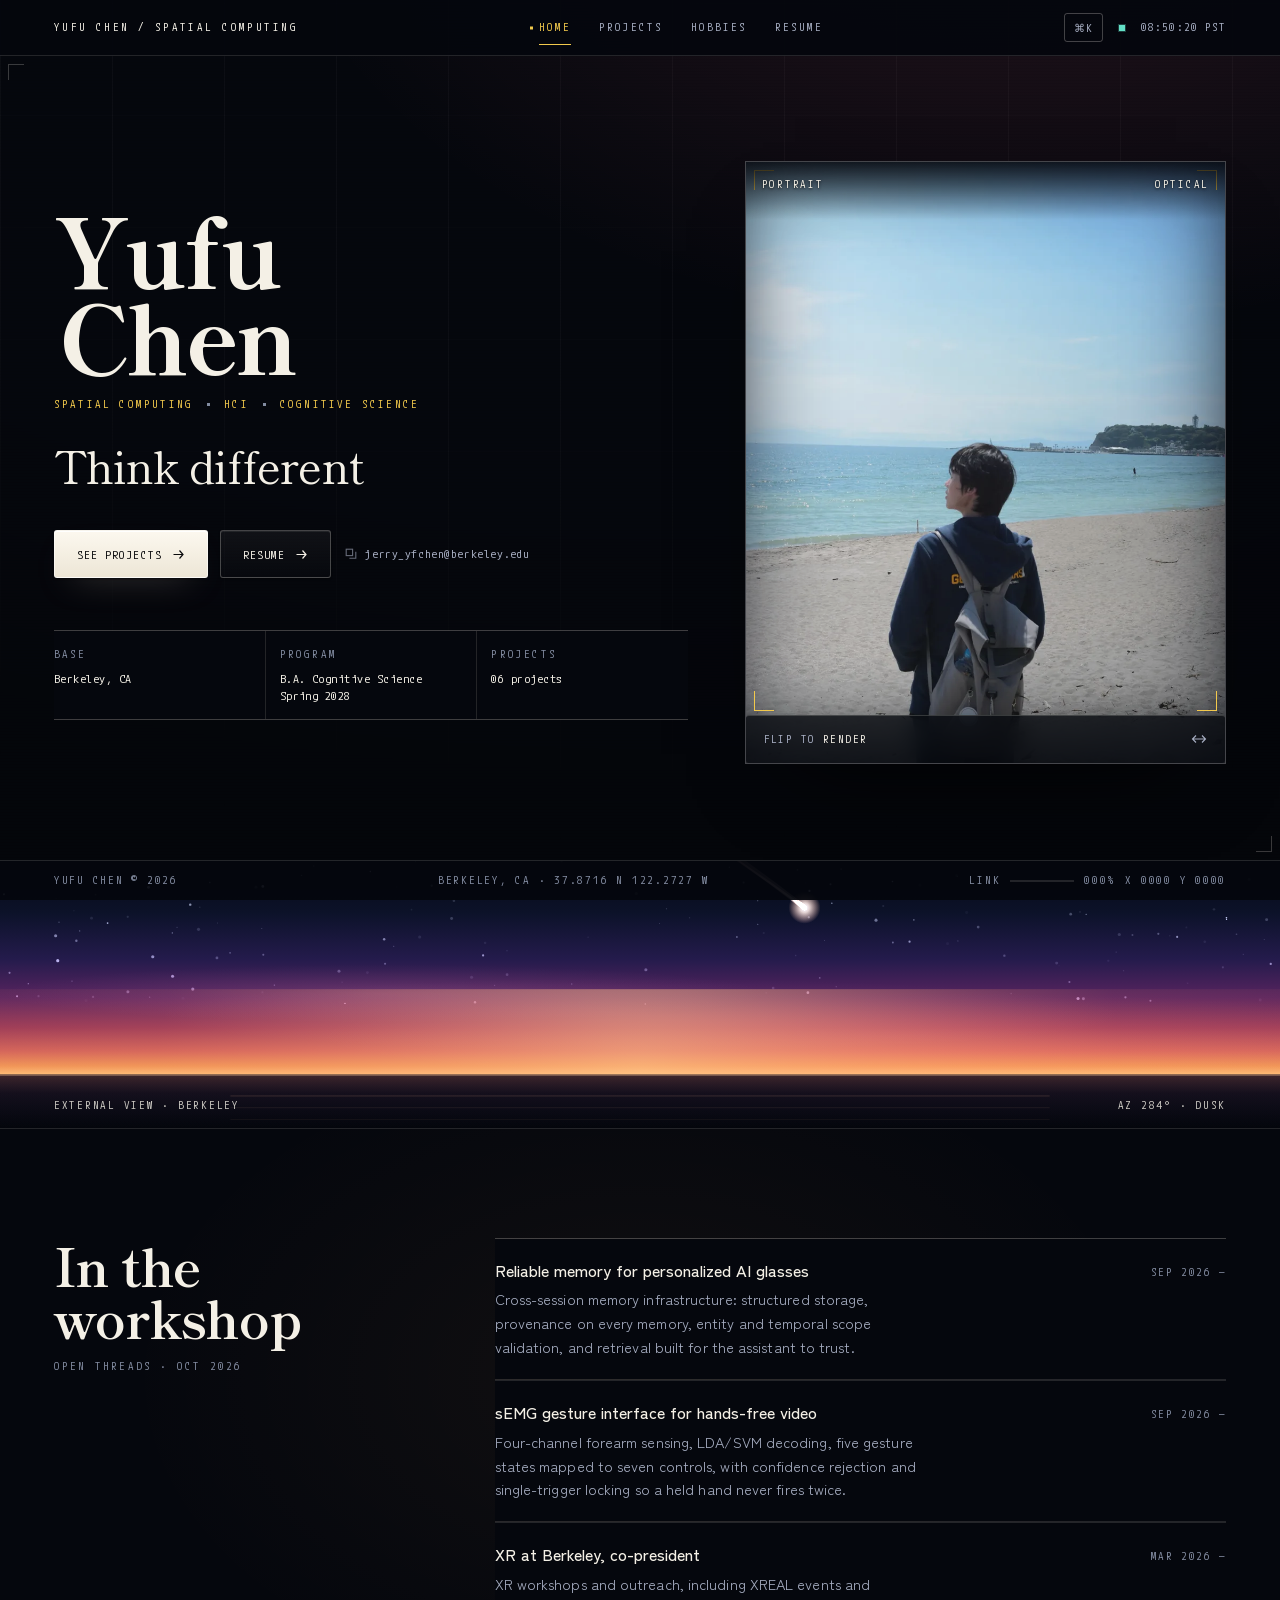
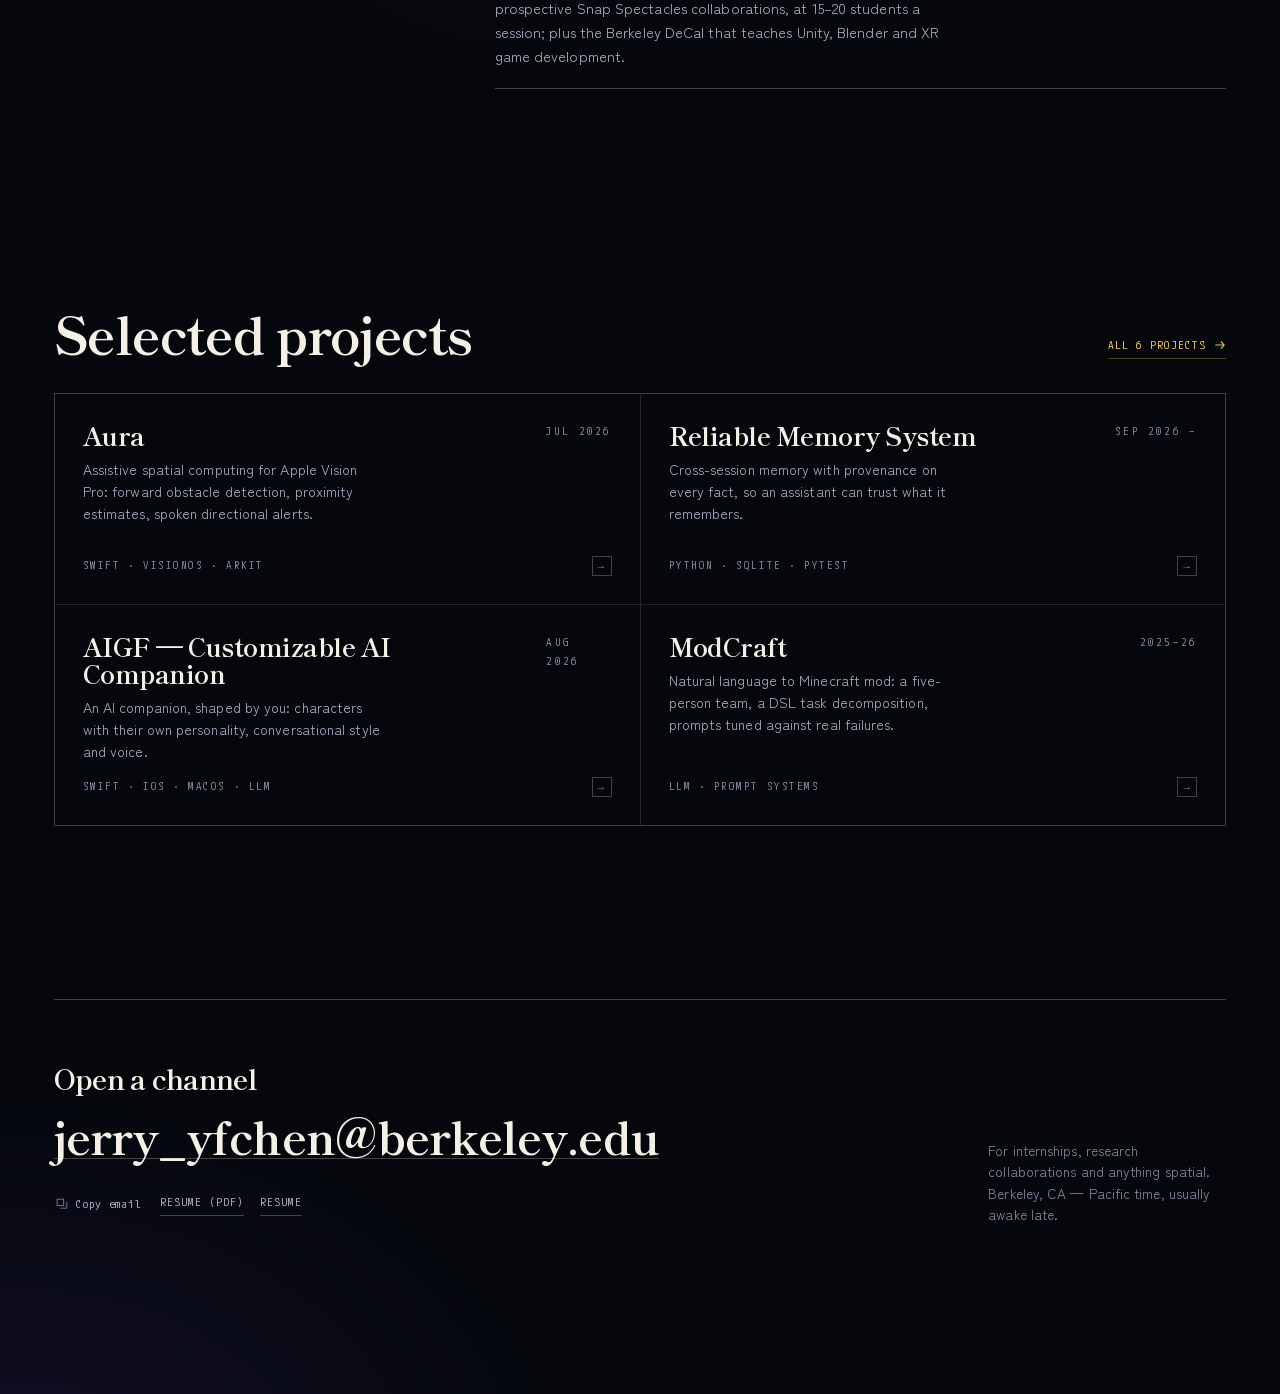
<file: index.html>
<!doctype html>
<html lang="en">
<head>
<meta charset="utf-8">
<meta name="viewport" content="width=device-width, initial-scale=1">
<title>Yufu Chen — Spatial Computing &amp; HCI</title>
<meta name="description" content="Yufu Chen builds and tests human-computer interfaces for headsets, wearables and cameras. Cognitive science at UC Berkeley; five systems in the workshop.">
<meta name="theme-color" content="#05070D">
<meta property="og:type" content="website">
<meta property="og:title" content="Yufu Chen — Spatial Computing & HCI">
<meta property="og:description" content="Yufu Chen builds and tests human-computer interfaces for headsets, wearables and cameras. Cognitive science at UC Berkeley; five systems in the workshop.">
<meta name="twitter:card" content="summary_large_image">
<meta name="author" content="Yufu Chen">
<link rel="icon" href="assets/img/brand/logo-32.png" sizes="32x32">
<link rel="icon" href="assets/img/brand/logo-180.png" sizes="180x180">
<link rel="apple-touch-icon" href="assets/img/brand/logo-180.png">
<meta property="og:image" content="https://yufuchen0718.github.io/assets/img/brand/logo-512.png">
<meta property="og:url" content="https://yufuchen0718.github.io/">
<link rel="stylesheet" href="assets/css/site.css">
<script>document.documentElement.classList.add('js');</script>
</head>
<body>
<a class="skip" href="#main">Skip to content</a>

<div class="boot" data-boot aria-hidden="true">
  <div class="boot__inner">
    <p class="boot__name">Yufu Chen</p>
    <div class="boot__line"><span>OASIS-LINK / HANDSHAKE</span><b>OK</b></div>
    <div class="boot__line"><span>Pilot record 001</span><b>Loaded</b></div>
    <div class="boot__line"><span>Projects 01–05</span><b>Loaded</b></div>
    <div class="boot__line"><span>External view</span><b>Dusk</b></div>
    <div class="boot__bar"><i></i></div>
  </div>
</div>

<div class="brackets" aria-hidden="true"></div>
<div class="progress-rule" data-progress aria-hidden="true"><i></i></div>

<header class="hud-top">
  <a class="hud-top__id" href="index.html" aria-label="Yufu Chen — home">
    
    <span class="hud-top__name">Yufu Chen<span class="hide-s">&nbsp;/&nbsp;Spatial Computing</span></span>
  </a>
  <nav class="nav" aria-label="Sections">
    <a href="index.html" aria-current="page">Home</a>
    <a href="projects.html">Projects</a>
    <a href="hobbies.html">Hobbies</a>
    <a href="resume.html">Resume</a>
  </nav>
  <div class="hud-top__right">
    <button class="keybtn" data-palette-open aria-label="Open command palette">⌘K</button>
    <span class="led" aria-hidden="true"></span>
    <span class="clock" data-clock>--:--:-- PST</span>
  </div>
</header>

<main id="main">
  <section class="hero wrap" aria-labelledby="hero-name">
    <div class="hero__copy">
      <h1 class="hero__name" id="hero-name"><span>Yufu</span><span>Chen</span></h1>
      <p class="hero__role"><span>Spatial computing</span><i aria-hidden="true"></i><span>HCI</span><i aria-hidden="true"></i><span>Cognitive science</span></p>
      <p class="hero__statement">Think different</p>
      <div class="hero__actions">
        <a class="btn btn--primary" href="projects.html">See projects
          <svg width="13" height="13" viewBox="0 0 13 13" fill="none" aria-hidden="true"><path d="M1.5 6.5h9.5M7.5 2.5 11 6.5l-3.5 4" stroke="currentColor" stroke-width="1.2"/></svg>
        </a>
        <a class="btn" href="resume.html">Resume
          <svg width="13" height="13" viewBox="0 0 13 13" fill="none" aria-hidden="true"><path d="M1.5 6.5h9.5M7.5 2.5 11 6.5l-3.5 4" stroke="currentColor" stroke-width="1.2"/></svg>
        </a>
        <button class="copybtn" data-copy="jerry_yfchen@berkeley.edu"><svg width="12" height="12" viewBox="0 0 12 12" fill="none" aria-hidden="true"><rect x="1.2" y="1.2" width="6.4" height="6.4" stroke="currentColor" stroke-width="1.1"/><path d="M4.4 10.2h6.4V3.8" stroke="currentColor" stroke-width="1.1"/></svg><span data-copy-label>jerry_yfchen@berkeley.edu</span></button>
      </div>

      <div class="hero__spec">
        <div><span class="label">Base</span><b>Berkeley, CA</b></div>
        <div><span class="label">Program</span><b>B.A. Cognitive Science<br>Spring 2028</b></div>
        <div><span class="label">Projects</span><b>06 projects</b></div>
      </div>
    </div>

    <div class="subject" data-subject data-face="optical">
      <img class="subject__img" data-face="optical" src="assets/img/me/optical-s.webp"
           srcset="assets/img/me/optical-s.webp 900w, assets/img/me/optical-l.webp 1400w"
           sizes="(max-width: 1080px) 92vw, 40vw" width="900" height="1125"
           alt="Yufu Chen standing on a beach in a dark hoodie and backpack, looking out at the sea.">
      <img class="subject__img" data-face="render" src="assets/img/me/render-s.webp"
           width="900" height="900" aria-hidden="true" tabindex="-1" alt="">
      <span class="subject__corner tl" aria-hidden="true"></span>
      <span class="subject__corner tr" aria-hidden="true"></span>
      <span class="subject__corner bl" aria-hidden="true"></span>
      <span class="subject__corner br" aria-hidden="true"></span>
      <div class="subject__hud top"><span>Portrait</span><span data-face-name>Optical</span></div>
      <button class="subject__flip" data-flip aria-pressed="false">
        <span>Flip to <b data-flip-target>render</b></span>
        <svg width="16" height="12" viewBox="0 0 16 12" fill="none" aria-hidden="true"><path d="M1 6h13M11 2.5 14.5 6 11 9.5M5 9.5 1.5 6 5 2.5" stroke="currentColor" stroke-width="1.1"/></svg>
      </button>
    </div>
  </section>

  <section class="horizon" aria-hidden="true">
    <canvas data-band-sky></canvas>
    <div class="horizon__hud"><span>External view · Berkeley</span><span>AZ 284° · Dusk</span></div>
  </section>

  <section class="section wrap" aria-labelledby="now-h">
    <div class="split">
      <div class="split__aside">
        <h2 class="h2" id="now-h">In the workshop</h2>
        <p class="label" style="margin-top:14px">Open threads · Oct 2026</p>
      </div>
      <div class="ops reveal">
        <div class="op">
          <div>
            <h3>Reliable memory for personalized AI glasses</h3>
            <p>Cross-session memory infrastructure: structured storage, provenance on every memory, entity and temporal scope validation, and retrieval built for the assistant to trust.</p>
          </div>
          <span class="when">Sep 2026 —</span>
        </div>
        <div class="op">
          <div>
            <h3>sEMG gesture interface for hands-free video</h3>
            <p>Four-channel forearm sensing, LDA/SVM decoding, five gesture states mapped to seven controls, with confidence rejection and single-trigger locking so a held hand never fires twice.</p>
          </div>
          <span class="when">Sep 2026 —</span>
        </div>
        <div class="op">
          <div>
            <h3>XR at Berkeley, co-president</h3>
            <p>XR workshops and outreach, including XREAL events and prospective Snap Spectacles collaborations, at 15–20 students a session; plus the Berkeley DeCal that teaches Unity, Blender and XR game development.</p>
          </div>
          <span class="when">Mar 2026 —</span>
        </div>
      </div>
    </div>
  </section>

  <section class="section wrap" aria-labelledby="units-h">
    <div style="display:flex;align-items:flex-end;justify-content:space-between;gap:24px;flex-wrap:wrap;margin-bottom:clamp(22px,3vw,34px)">
      <h2 class="h2" id="units-h">Selected projects</h2>
      <a class="link" href="projects.html">All 6 projects
        <svg width="12" height="12" viewBox="0 0 13 13" fill="none" aria-hidden="true"><path d="M1.5 6.5h9.5M7.5 2.5 11 6.5l-3.5 4" stroke="currentColor" stroke-width="1.2"/></svg>
      </a>
    </div>
    <div class="unitgrid reveal">
      <a class="uteaser" href="projects.html#aura">
        <div class="uteaser__top">
          <div>
            <h3>Aura</h3>
            <p>Assistive spatial computing for Apple Vision Pro: forward obstacle detection, proximity estimates, spoken directional alerts.</p>
          </div>
          <span class="label">Jul 2026</span>
        </div>
        <div class="go"><span>Swift · visionOS · ARKit</span><span class="uteaser__arrow" aria-hidden="true">→</span></div>
      </a>
      <a class="uteaser" href="projects.html#memory">
        <div class="uteaser__top">
          <div>
            <h3>Reliable Memory System</h3>
            <p>Cross-session memory with provenance on every fact, so an assistant can trust what it remembers.</p>
          </div>
          <span class="label">Sep 2026 –</span>
        </div>
        <div class="go"><span>Python · SQLite · Pytest</span><span class="uteaser__arrow" aria-hidden="true">→</span></div>
      </a>
      <a class="uteaser" href="projects.html#aigf">
        <div class="uteaser__top">
          <div>
            <h3>AIGF — Customizable AI Companion</h3>
            <p>An AI companion, shaped by you: characters with their own personality, conversational style and voice.</p>
          </div>
          <span class="label">Aug 2026</span>
        </div>
        <div class="go"><span>Swift · iOS · macOS · LLM</span><span class="uteaser__arrow" aria-hidden="true">→</span></div>
      </a>
      <a class="uteaser" href="projects.html#modcraft">
        <div class="uteaser__top">
          <div>
            <h3>ModCraft</h3>
            <p>Natural language to Minecraft mod: a five-person team, a DSL task decomposition, prompts tuned against real failures.</p>
          </div>
          <span class="label">2025–26</span>
        </div>
        <div class="go"><span>LLM · prompt systems</span><span class="uteaser__arrow" aria-hidden="true">→</span></div>
      </a>
    </div>
  </section>

  <section class="wrap section--tight" aria-labelledby="contact-h">
    <div class="contact">
      <div>
        <h2 class="h2" id="contact-h" style="margin-bottom:18px">Open a channel</h2>
        <a class="contact__mail" href="mailto:jerry_yfchen@berkeley.edu">jerry_yfchen@berkeley.edu</a>
        <div class="contact__row">
          <button class="copybtn" data-copy="jerry_yfchen@berkeley.edu"><svg width="12" height="12" viewBox="0 0 12 12" fill="none" aria-hidden="true"><rect x="1.2" y="1.2" width="6.4" height="6.4" stroke="currentColor" stroke-width="1.1"/><path d="M4.4 10.2h6.4V3.8" stroke="currentColor" stroke-width="1.1"/></svg><span data-copy-label>Copy email</span></button>
          <a class="link link--mute" href="assets/Yufu%20Chen%20-%20CV.pdf" download="Yufu Chen - CV.pdf">Resume (PDF)</a>
          <a class="link link--mute" href="resume.html">Resume</a>
        </div>
      </div>
      <p class="contact__note">For internships, research collaborations and anything spatial. Berkeley, CA — Pacific time, usually awake late.</p>
    </div>
  </section>
</main>

<footer class="hud-bottom">
  <span>Yufu Chen © <span data-year>2026</span></span>
  <span class="hide-s">Berkeley, CA · 37.8716 N 122.2727 W</span>
  <span class="telemetry"><span>Link</span><span class="tel-bar" data-tel aria-hidden="true"><i></i></span><span data-pct>000%</span><span class="hide-s" data-ptr>X 0000 Y 0000</span></span>
</footer>

<script src="assets/js/sky.js"></script>
<script src="assets/js/hud.js"></script>
<script>
  (function () {
    var c = document.querySelector("[data-band-sky]");
    if (c && window.SKY) SKY.mount(c, { horizon: 0.8, glow: 0.55 });

    /* subject plate: two renderings of the same person, one click apart */
    var box = document.querySelector("[data-subject]");
    if (box) {
      var btn = box.querySelector("[data-flip]");
      var nameEl = box.querySelector("[data-face-name]");
      var target = box.querySelector("[data-flip-target]");
      var optical = box.querySelector('[data-face="optical"]');
      var render = box.querySelector('[data-face="render"]');
      btn.hidden = false;
      var setFace = function (face) {
        box.dataset.face = face;
        var isRender = face === "render";
        btn.setAttribute("aria-pressed", isRender ? "true" : "false");
        btn.setAttribute("aria-label", isRender ? "Show the photograph" : "Show the illustrated portrait");
        nameEl.textContent = isRender ? "Render" : "Optical";
        target.textContent = isRender ? "optical" : "render";
        optical.setAttribute("aria-hidden", isRender ? "true" : "false");
        render.setAttribute("aria-hidden", isRender ? "false" : "true");
        box.classList.remove("is-flipping");
        void box.offsetWidth;
        box.classList.add("is-flipping");
        setTimeout(function () { box.classList.remove("is-flipping"); }, 600);
      };
      var flip = function () { setFace(box.dataset.face === "optical" ? "render" : "optical"); };
      btn.addEventListener("click", flip);
      box.addEventListener("click", function (e) { if (e.target !== btn && !btn.contains(e.target)) flip(); });
    }
  })();
</script>
</body>
</html>
</file>
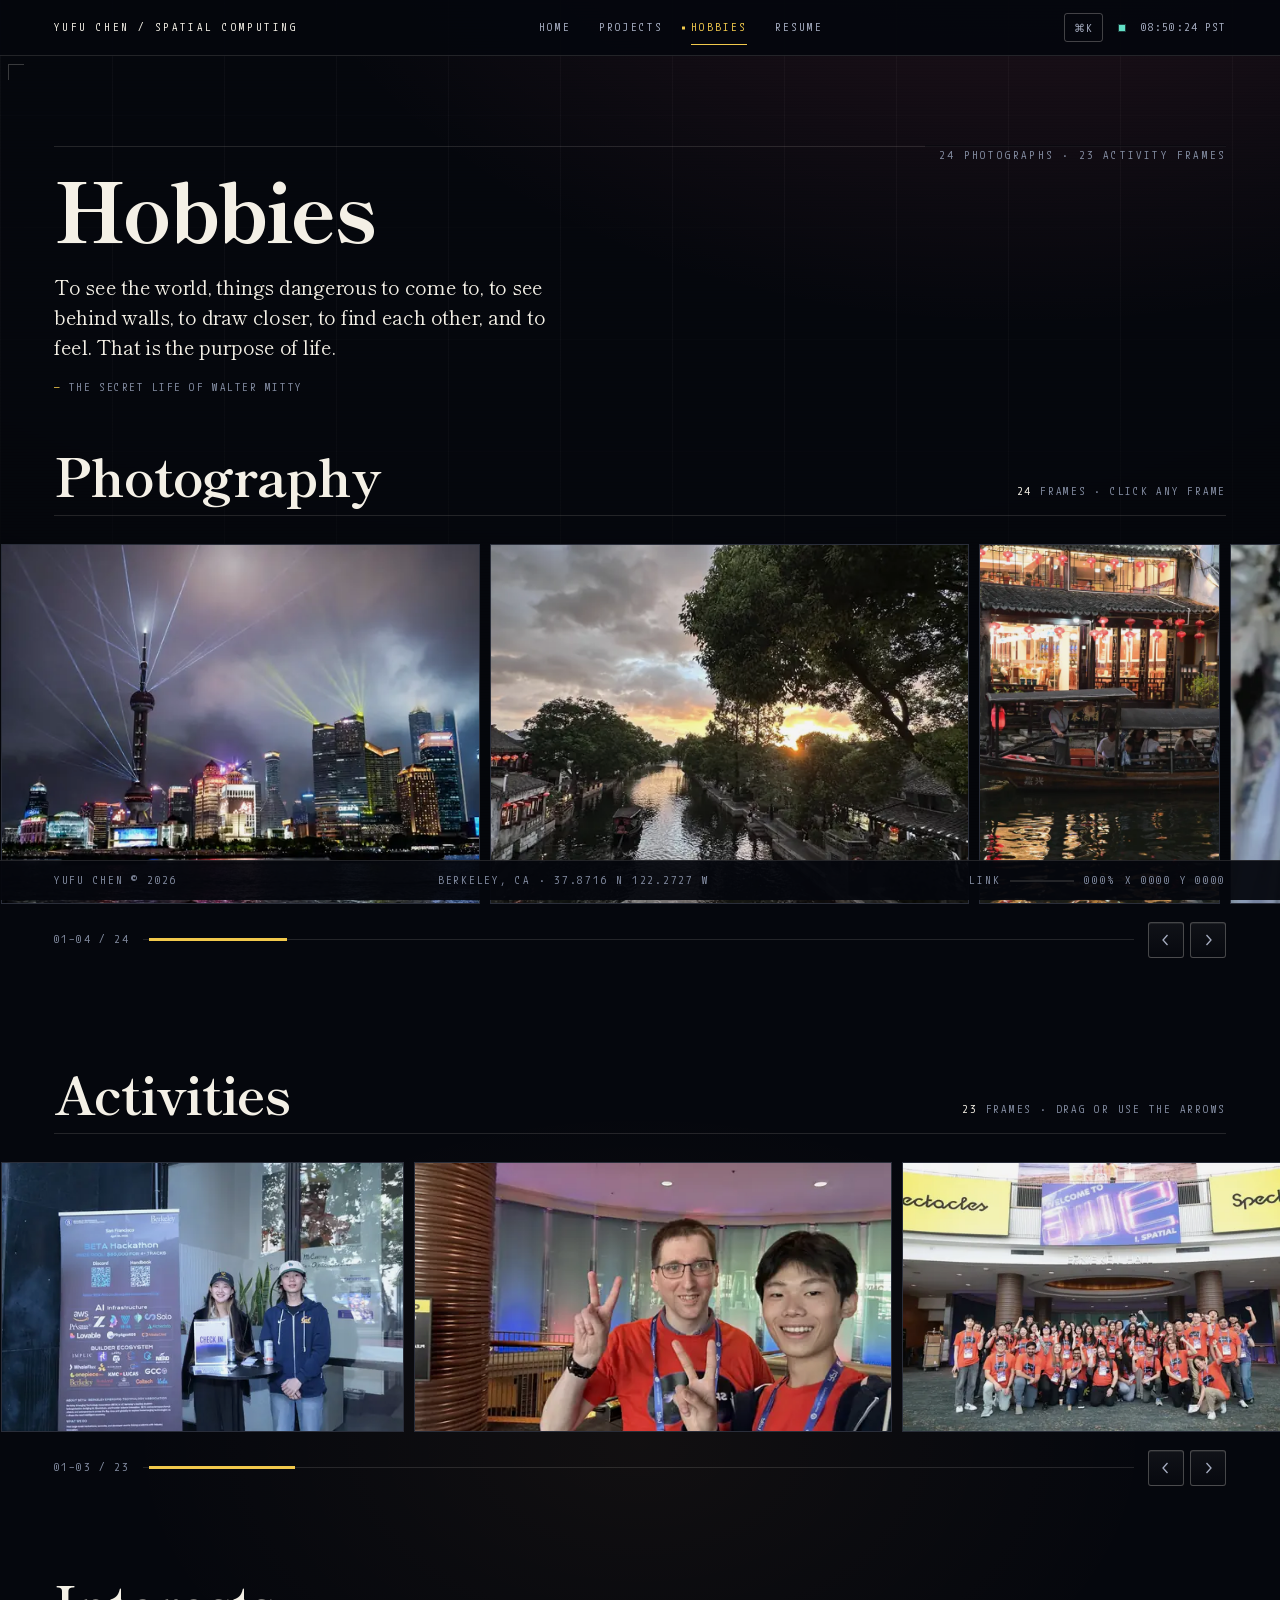
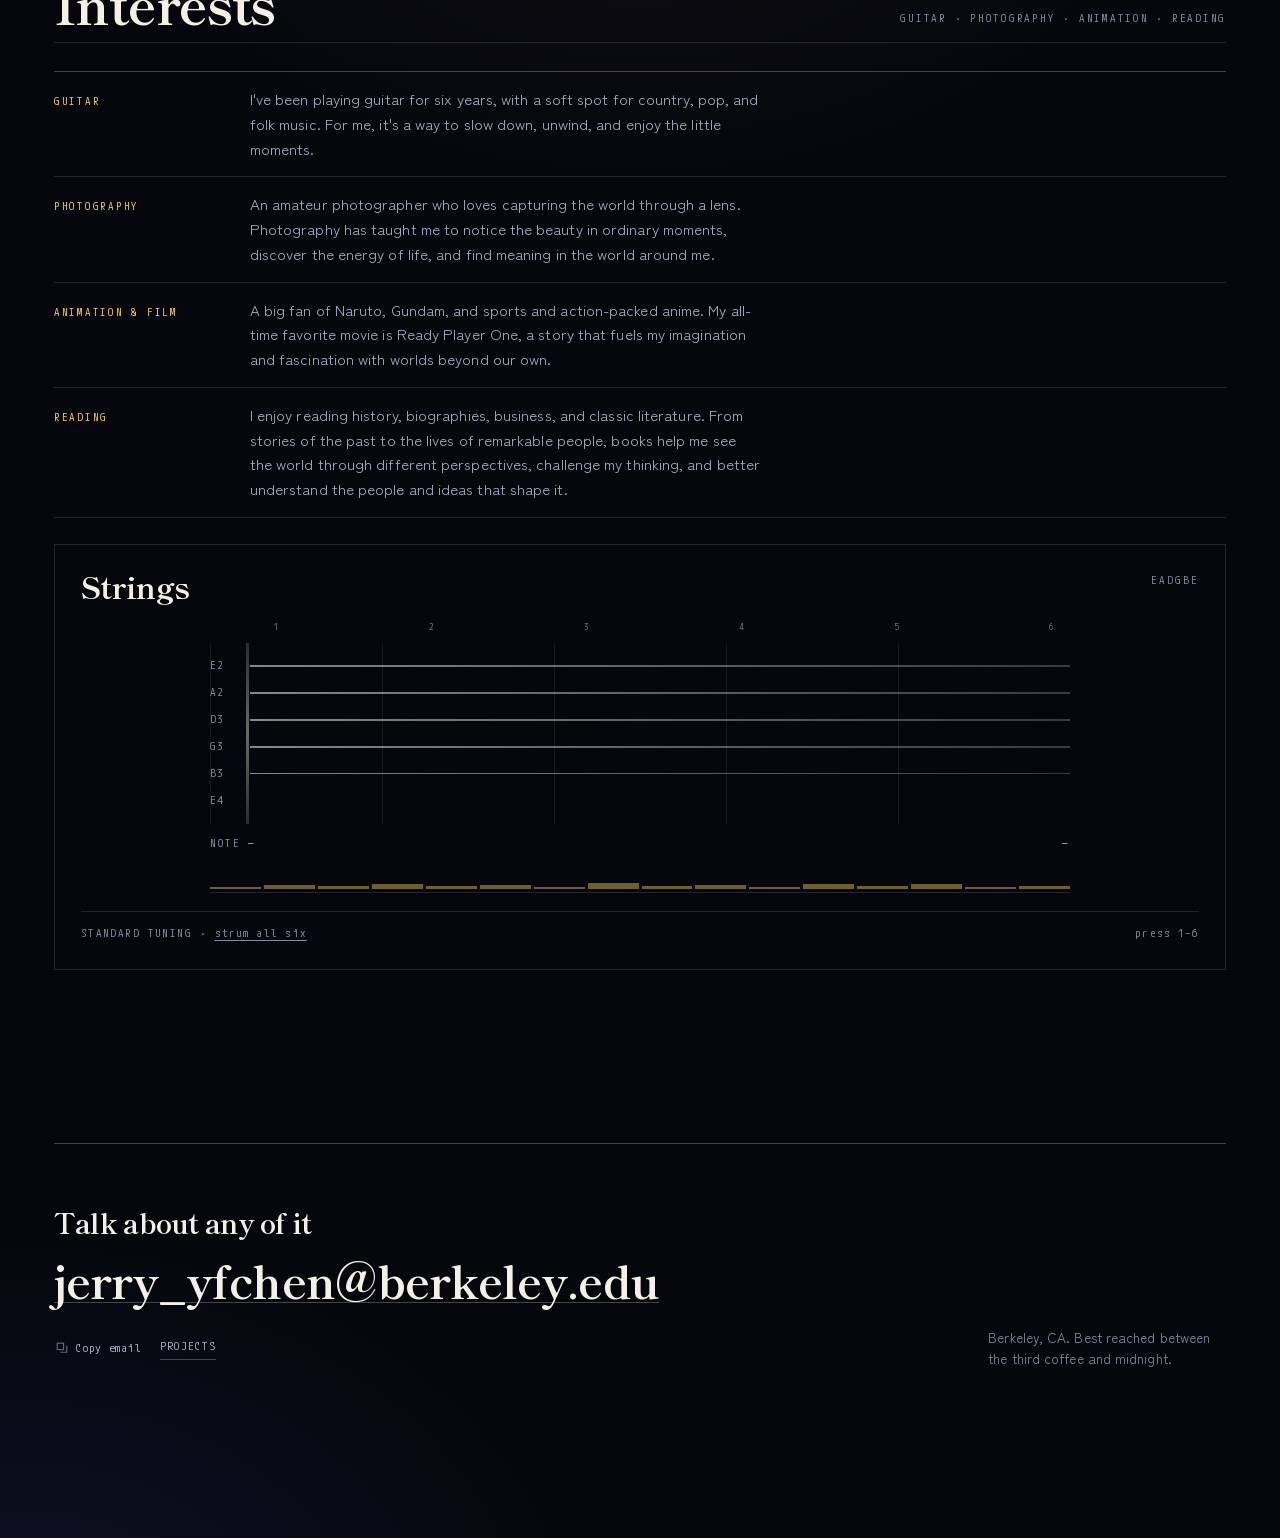
<file: hobbies.html>
<!doctype html>
<html lang="en">
<head>
<meta charset="utf-8">
<meta name="viewport" content="width=device-width, initial-scale=1">
<title>Hobbies — Yufu Chen</title>
<meta name="description" content="Photography and activities: 24 frames of dusk, water and lantern light, and 23 frames from summits, workshops, round tables and the group afterwards.">
<meta name="theme-color" content="#05070D">
<meta property="og:type" content="website">
<meta property="og:title" content="Hobbies — Yufu Chen">
<meta property="og:description" content="Photography and activities: 24 frames of dusk, water and lantern light, and 23 frames from summits, workshops, round tables and the group afterwards.">
<meta name="twitter:card" content="summary_large_image">
<meta name="author" content="Yufu Chen">
<link rel="icon" href="assets/img/brand/logo-32.png" sizes="32x32">
<link rel="icon" href="assets/img/brand/logo-180.png" sizes="180x180">
<link rel="apple-touch-icon" href="assets/img/brand/logo-180.png">
<meta property="og:image" content="https://yufuchen0718.github.io/assets/img/brand/logo-512.png">
<meta property="og:url" content="https://yufuchen0718.github.io/hobbies.html">
<link rel="stylesheet" href="assets/css/site.css">
<script>document.documentElement.classList.add('js');</script>
</head>
<body>
<a class="skip" href="#main">Skip to content</a>

<div class="brackets" aria-hidden="true"></div>
<div class="progress-rule" data-progress aria-hidden="true"><i></i></div>

<header class="hud-top">
  <a class="hud-top__id" href="index.html" aria-label="Yufu Chen — home">
    
    <span class="hud-top__name">Yufu Chen<span class="hide-s">&nbsp;/&nbsp;Spatial Computing</span></span>
  </a>
  <nav class="nav" aria-label="Sections">
    <a href="index.html">Home</a>
    <a href="projects.html">Projects</a>
    <a href="hobbies.html" aria-current="page">Hobbies</a>
    <a href="resume.html">Resume</a>
  </nav>
  <div class="hud-top__right">
    <button class="keybtn" data-palette-open aria-label="Open command palette">⌘K</button>
    <span class="led" aria-hidden="true"></span>
    <span class="clock" data-clock>--:--:-- PST</span>
  </div>
</header>

<main id="main">
  <div class="wrap">
    <div class="page-head">
      <div class="page-head__rule"><span class="label">24 photographs · 23 activity frames</span></div>
      <h1>Hobbies</h1>
      <blockquote class="page-head__quote">
        <p>To see the world, things dangerous to come to, to see behind walls, to draw closer, to find each other, and to feel. That is the purpose of life.</p>
        <cite>The Secret Life of Walter Mitty</cite>
      </blockquote>
    </div>
  </div>

  <section class="wrap" id="photography" aria-labelledby="ph-h">
    <div class="sec-head">
      <h2 class="h2" id="ph-h">Photography</h2>
      <p class="meta"><b>24</b> frames · click any frame</p>
    </div>
    <div class="strip" data-strip data-group="Photography">
      <div class="strip__track" data-strip-track tabindex="0" role="region" aria-label="Photography, 24 frames, scroll horizontally">
          <button class="frame" data-full="assets/img/ph/ph-f01-l.webp" data-cap="Night skyline, light show" data-n="F-01" aria-label="Open F-01: Night skyline, light show">
            <img src="assets/img/ph/ph-f01-s.webp" width="560" height="420" loading="lazy" decoding="async" alt="Photograph, frame F-01: Night skyline, light show.">
          </button>
          <button class="frame" data-full="assets/img/ph/ph-f02-l.webp" data-cap="Water town, sun behind the trees" data-n="F-02" aria-label="Open F-02: Water town, sun behind the trees">
            <img src="assets/img/ph/ph-f02-s.webp" width="560" height="420" loading="lazy" decoding="async" alt="Photograph, frame F-02: Water town, sun behind the trees.">
          </button>
          <button class="frame" data-full="assets/img/ph/ph-f03-l.webp" data-cap="Night canal, lamps on" data-n="F-03" aria-label="Open F-03: Night canal, lamps on">
            <img src="assets/img/ph/ph-f03-s.webp" width="560" height="840" loading="lazy" decoding="async" alt="Photograph, frame F-03: Night canal, lamps on.">
          </button>
          <button class="frame" data-full="assets/img/ph/ph-f04-l.webp" data-cap="Held cat, no opinion asked" data-n="F-04" aria-label="Open F-04: Held cat, no opinion asked">
            <img src="assets/img/ph/ph-f04-s.webp" width="560" height="373" loading="lazy" decoding="async" alt="Photograph, frame F-04: Held cat, no opinion asked.">
          </button>
          <button class="frame" data-full="assets/img/ph/ph-f05-l.webp" data-cap="Wall of lanterns" data-n="F-05" aria-label="Open F-05: Wall of lanterns">
            <img src="assets/img/ph/ph-f05-s.webp" width="560" height="747" loading="lazy" decoding="async" alt="Photograph, frame F-05: Wall of lanterns.">
          </button>
          <button class="frame" data-full="assets/img/ph/ph-f06-l.webp" data-cap="Boatman, black and white" data-n="F-06" aria-label="Open F-06: Boatman, black and white">
            <img src="assets/img/ph/ph-f06-s.webp" width="560" height="373" loading="lazy" decoding="async" alt="Photograph, frame F-06: Boatman, black and white.">
          </button>
          <button class="frame" data-full="assets/img/ph/ph-f07-l.webp" data-cap="Lotus and two boats" data-n="F-07" aria-label="Open F-07: Lotus and two boats">
            <img src="assets/img/ph/ph-f07-s.webp" width="560" height="373" loading="lazy" decoding="async" alt="Photograph, frame F-07: Lotus and two boats.">
          </button>
          <button class="frame" data-full="assets/img/ph/ph-f08-l.webp" data-cap="One song" data-n="F-08" aria-label="Open F-08: One song">
            <img src="assets/img/ph/ph-f08-s.webp" width="560" height="747" loading="lazy" decoding="async" alt="Photograph, frame F-08: One song.">
          </button>
          <button class="frame" data-full="assets/img/ph/ph-f09-l.webp" data-cap="Road, sunset, one car" data-n="F-09" aria-label="Open F-09: Road, sunset, one car">
            <img src="assets/img/ph/ph-f09-s.webp" width="560" height="315" loading="lazy" decoding="async" alt="Photograph, frame F-09: Road, sunset, one car.">
          </button>
          <button class="frame" data-full="assets/img/ph/ph-f10-l.webp" data-cap="Steps, temple, no colour" data-n="F-10" aria-label="Open F-10: Steps, temple, no colour">
            <img src="assets/img/ph/ph-f10-s.webp" width="560" height="840" loading="lazy" decoding="async" alt="Photograph, frame F-10: Steps, temple, no colour.">
          </button>
          <button class="frame" data-full="assets/img/ph/ph-f11-l.webp" data-cap="After the sun, before the stars" data-n="F-11" aria-label="Open F-11: After the sun, before the stars">
            <img src="assets/img/ph/ph-f11-s.webp" width="560" height="315" loading="lazy" decoding="async" alt="Photograph, frame F-11: After the sun, before the stars.">
          </button>
          <button class="frame" data-full="assets/img/ph/ph-f12-l.webp" data-cap="Canal street, boats downstream" data-n="F-12" aria-label="Open F-12: Canal street, boats downstream">
            <img src="assets/img/ph/ph-f12-s.webp" width="560" height="840" loading="lazy" decoding="async" alt="Photograph, frame F-12: Canal street, boats downstream.">
          </button>
          <button class="frame" data-full="assets/img/ph/ph-f13-l.webp" data-cap="Three on the sand" data-n="F-13" aria-label="Open F-13: Three on the sand">
            <img src="assets/img/ph/ph-f13-s.webp" width="560" height="315" loading="lazy" decoding="async" alt="Photograph, frame F-13: Three on the sand.">
          </button>
          <button class="frame" data-full="assets/img/ph/ph-f14-l.webp" data-cap="Bridge, doubled" data-n="F-14" aria-label="Open F-14: Bridge, doubled">
            <img src="assets/img/ph/ph-f14-s.webp" width="560" height="840" loading="lazy" decoding="async" alt="Photograph, frame F-14: Bridge, doubled.">
          </button>
          <button class="frame" data-full="assets/img/ph/ph-f15-l.webp" data-cap="Last light on the water" data-n="F-15" aria-label="Open F-15: Last light on the water">
            <img src="assets/img/ph/ph-f15-s.webp" width="560" height="840" loading="lazy" decoding="async" alt="Photograph, frame F-15: Last light on the water.">
          </button>
          <button class="frame" data-full="assets/img/ph/ph-f16-l.webp" data-cap="Two on the sand" data-n="F-16" aria-label="Open F-16: Two on the sand">
            <img src="assets/img/ph/ph-f16-s.webp" width="560" height="996" loading="lazy" decoding="async" alt="Photograph, frame F-16: Two on the sand.">
          </button>
          <button class="frame" data-full="assets/img/ph/ph-f17-l.webp" data-cap="Fireworks, from the crowd" data-n="F-17" aria-label="Open F-17: Fireworks, from the crowd">
            <img src="assets/img/ph/ph-f17-s.webp" width="560" height="996" loading="lazy" decoding="async" alt="Photograph, frame F-17: Fireworks, from the crowd.">
          </button>
          <button class="frame" data-full="assets/img/ph/ph-f18-l.webp" data-cap="Eave and a fast cloud" data-n="F-18" aria-label="Open F-18: Eave and a fast cloud">
            <img src="assets/img/ph/ph-f18-s.webp" width="560" height="373" loading="lazy" decoding="async" alt="Photograph, frame F-18: Eave and a fast cloud.">
          </button>
          <button class="frame" data-full="assets/img/ph/ph-f19-l.webp" data-cap="Willow over the canal" data-n="F-19" aria-label="Open F-19: Willow over the canal">
            <img src="assets/img/ph/ph-f19-s.webp" width="560" height="840" loading="lazy" decoding="async" alt="Photograph, frame F-19: Willow over the canal.">
          </button>
          <button class="frame" data-full="assets/img/ph/ph-f20-l.webp" data-cap="Red wall, one cloud" data-n="F-20" aria-label="Open F-20: Red wall, one cloud">
            <img src="assets/img/ph/ph-f20-s.webp" width="560" height="840" loading="lazy" decoding="async" alt="Photograph, frame F-20: Red wall, one cloud.">
          </button>
          <button class="frame" data-full="assets/img/ph/ph-f21-l.webp" data-cap="Courtyard, green on white" data-n="F-21" aria-label="Open F-21: Courtyard, green on white">
            <img src="assets/img/ph/ph-f21-s.webp" width="560" height="373" loading="lazy" decoding="async" alt="Photograph, frame F-21: Courtyard, green on white.">
          </button>
          <button class="frame" data-full="assets/img/ph/ph-f22-l.webp" data-cap="Fire on the beach" data-n="F-22" aria-label="Open F-22: Fire on the beach">
            <img src="assets/img/ph/ph-f22-s.webp" width="560" height="996" loading="lazy" decoding="async" alt="Photograph, frame F-22: Fire on the beach.">
          </button>
          <button class="frame" data-full="assets/img/ph/ph-f23-l.webp" data-cap="Sparks in the dark" data-n="F-23" aria-label="Open F-23: Sparks in the dark">
            <img src="assets/img/ph/ph-f23-s.webp" width="560" height="996" loading="lazy" decoding="async" alt="Photograph, frame F-23: Sparks in the dark.">
          </button>
          <button class="frame" data-full="assets/img/ph/ph-f24-l.webp" data-cap="Gate, lotus pond" data-n="F-24" aria-label="Open F-24: Gate, lotus pond">
            <img src="assets/img/ph/ph-f24-s.webp" width="560" height="840" loading="lazy" decoding="async" alt="Photograph, frame F-24: Gate, lotus pond.">
          </button>
</div>
      <div class="strip__ui">
        <span class="strip__count" data-strip-index>01–04 / 24</span>
        <span class="strip__bar" aria-hidden="true"><i data-strip-thumb></i></span>
        <span class="strip__nav">
          <button class="strip__btn" data-strip-prev aria-label="Previous photographs"><svg width="14" height="14" viewBox="0 0 14 14" fill="none" aria-hidden="true"><path d="M8.5 2 4 7l4.5 5" stroke="currentColor" stroke-width="1.3"/></svg></button>
          <button class="strip__btn" data-strip-next aria-label="Next photographs"><svg width="14" height="14" viewBox="0 0 14 14" fill="none" aria-hidden="true"><path d="M5.5 2 10 7l-4.5 5" stroke="currentColor" stroke-width="1.3"/></svg></button>
        </span>
      </div>
    </div>
  </section>

  <section class="wrap section" id="activities" aria-labelledby="ac-h">
    <div class="sec-head">
      <h2 class="h2" id="ac-h">Activities</h2>
      <p class="meta"><b>23</b> frames · drag or use the arrows</p>
    </div>
    <div class="strip strip--act" data-strip data-group="Activities">
      <div class="strip__track" data-strip-track tabindex="0" role="region" aria-label="Activities, 23 frames, scroll horizontally">
          <button class="frame" data-full="assets/img/act/act-a01-l.webp" data-cap="Activity record A-01" data-n="A-01" data-room="On the floor" aria-label="Open A-01: Activity record A-01">
            <img src="assets/img/act/act-a01-s.webp" width="520" height="347" loading="lazy" decoding="async" alt="Activity photograph, frame A-01.">
          </button>
          <button class="frame" data-full="assets/img/act/act-a03-l.webp" data-cap="Activity record A-03" data-n="A-03" data-room="On the floor" aria-label="Open A-03: Activity record A-03">
            <img src="assets/img/act/act-a03-s.webp" width="520" height="293" loading="lazy" decoding="async" alt="Activity photograph, frame A-03.">
          </button>
          <button class="frame" data-full="assets/img/act/act-a04-l.webp" data-cap="Activity record A-04" data-n="A-04" data-room="On the floor" aria-label="Open A-04: Activity record A-04">
            <img src="assets/img/act/act-a04-s.webp" width="520" height="347" loading="lazy" decoding="async" alt="Activity photograph, frame A-04.">
          </button>
          <button class="frame" data-full="assets/img/act/act-a05-l.webp" data-cap="Activity record A-05" data-n="A-05" data-room="On the floor" aria-label="Open A-05: Activity record A-05">
            <img src="assets/img/act/act-a05-s.webp" width="520" height="293" loading="lazy" decoding="async" alt="Activity photograph, frame A-05.">
          </button>
          <button class="frame" data-full="assets/img/act/act-a07-l.webp" data-cap="Activity record A-07" data-n="A-07" data-room="On the floor" aria-label="Open A-07: Activity record A-07">
            <img src="assets/img/act/act-a07-s.webp" width="520" height="390" loading="lazy" decoding="async" alt="Activity photograph, frame A-07.">
          </button>
          <button class="frame" data-full="assets/img/act/act-a08-l.webp" data-cap="Activity record A-08" data-n="A-08" data-room="On the floor" aria-label="Open A-08: Activity record A-08">
            <img src="assets/img/act/act-a08-s.webp" width="520" height="390" loading="lazy" decoding="async" alt="Activity photograph, frame A-08.">
          </button>
          <button class="frame" data-full="assets/img/act/act-a09-l.webp" data-cap="Activity record A-09" data-n="A-09" data-room="On the floor" aria-label="Open A-09: Activity record A-09">
            <img src="assets/img/act/act-a09-s.webp" width="520" height="347" loading="lazy" decoding="async" alt="Activity photograph, frame A-09.">
          </button>
          <button class="frame" data-full="assets/img/act/act-a06-l.webp" data-cap="Activity record A-06" data-n="A-06" data-room="Hands on" aria-label="Open A-06: Activity record A-06">
            <img src="assets/img/act/act-a06-s.webp" width="520" height="924" loading="lazy" decoding="async" alt="Activity photograph, frame A-06.">
          </button>
          <button class="frame" data-full="assets/img/act/act-a13-l.webp" data-cap="Activity record A-13" data-n="A-13" data-room="Hands on" aria-label="Open A-13: Activity record A-13">
            <img src="assets/img/act/act-a13-s.webp" width="520" height="349" loading="lazy" decoding="async" alt="Activity photograph, frame A-13.">
          </button>
          <button class="frame" data-full="assets/img/act/act-a16-l.webp" data-cap="Activity record A-16" data-n="A-16" data-room="Hands on" aria-label="Open A-16: Activity record A-16">
            <img src="assets/img/act/act-a16-s.webp" width="520" height="390" loading="lazy" decoding="async" alt="Activity photograph, frame A-16.">
          </button>
          <button class="frame" data-full="assets/img/act/act-a18-l.webp" data-cap="Activity record A-18" data-n="A-18" data-room="Hands on" aria-label="Open A-18: Activity record A-18">
            <img src="assets/img/act/act-a18-s.webp" width="520" height="390" loading="lazy" decoding="async" alt="Activity photograph, frame A-18.">
          </button>
          <button class="frame" data-full="assets/img/act/act-a20-l.webp" data-cap="Activity record A-20" data-n="A-20" data-room="Hands on" aria-label="Open A-20: Activity record A-20">
            <img src="assets/img/act/act-a20-s.webp" width="520" height="390" loading="lazy" decoding="async" alt="Activity photograph, frame A-20.">
          </button>
          <button class="frame" data-full="assets/img/act/act-a10-l.webp" data-cap="Activity record A-10" data-n="A-10" data-room="Round tables" aria-label="Open A-10: Activity record A-10">
            <img src="assets/img/act/act-a10-s.webp" width="520" height="390" loading="lazy" decoding="async" alt="Activity photograph, frame A-10.">
          </button>
          <button class="frame" data-full="assets/img/act/act-a14-l.webp" data-cap="Activity record A-14" data-n="A-14" data-room="Round tables" aria-label="Open A-14: Activity record A-14">
            <img src="assets/img/act/act-a14-s.webp" width="520" height="390" loading="lazy" decoding="async" alt="Activity photograph, frame A-14.">
          </button>
          <button class="frame" data-full="assets/img/act/act-a15-l.webp" data-cap="Activity record A-15" data-n="A-15" data-room="Round tables" aria-label="Open A-15: Activity record A-15">
            <img src="assets/img/act/act-a15-s.webp" width="520" height="390" loading="lazy" decoding="async" alt="Activity photograph, frame A-15.">
          </button>
          <button class="frame" data-full="assets/img/act/act-a19-l.webp" data-cap="Activity record A-19" data-n="A-19" data-room="Round tables" aria-label="Open A-19: Activity record A-19">
            <img src="assets/img/act/act-a19-s.webp" width="520" height="347" loading="lazy" decoding="async" alt="Activity photograph, frame A-19.">
          </button>
          <button class="frame" data-full="assets/img/act/act-a21-l.webp" data-cap="Activity record A-21" data-n="A-21" data-room="Round tables" aria-label="Open A-21: Activity record A-21">
            <img src="assets/img/act/act-a21-s.webp" width="520" height="390" loading="lazy" decoding="async" alt="Activity photograph, frame A-21.">
          </button>
          <button class="frame" data-full="assets/img/act/act-a22-l.webp" data-cap="Activity record A-22" data-n="A-22" data-room="Round tables" aria-label="Open A-22: Activity record A-22">
            <img src="assets/img/act/act-a22-s.webp" width="520" height="390" loading="lazy" decoding="async" alt="Activity photograph, frame A-22.">
          </button>
          <button class="frame" data-full="assets/img/act/act-a02-l.webp" data-cap="Activity record A-02" data-n="A-02" data-room="Off the clock" aria-label="Open A-02: Activity record A-02">
            <img src="assets/img/act/act-a02-s.webp" width="520" height="390" loading="lazy" decoding="async" alt="Activity photograph, frame A-02.">
          </button>
          <button class="frame" data-full="assets/img/act/act-a11-l.webp" data-cap="Activity record A-11" data-n="A-11" data-room="Off the clock" aria-label="Open A-11: Activity record A-11">
            <img src="assets/img/act/act-a11-s.webp" width="520" height="390" loading="lazy" decoding="async" alt="Activity photograph, frame A-11.">
          </button>
          <button class="frame" data-full="assets/img/act/act-a12-l.webp" data-cap="Activity record A-12" data-n="A-12" data-room="Off the clock" aria-label="Open A-12: Activity record A-12">
            <img src="assets/img/act/act-a12-s.webp" width="520" height="393" loading="lazy" decoding="async" alt="Activity photograph, frame A-12.">
          </button>
          <button class="frame" data-full="assets/img/act/act-a17-l.webp" data-cap="Activity record A-17" data-n="A-17" data-room="Off the clock" aria-label="Open A-17: Activity record A-17">
            <img src="assets/img/act/act-a17-s.webp" width="520" height="693" loading="lazy" decoding="async" alt="Activity photograph, frame A-17.">
          </button>
          <button class="frame" data-full="assets/img/act/act-a23-l.webp" data-cap="Activity record A-23" data-n="A-23" data-room="Off the clock" aria-label="Open A-23: Activity record A-23">
            <img src="assets/img/act/act-a23-s.webp" width="520" height="347" loading="lazy" decoding="async" alt="Activity photograph, frame A-23.">
          </button>
      </div>
      <div class="strip__ui">
        <span class="strip__count" data-strip-index>01–06 / 23</span>
        <span class="strip__bar" aria-hidden="true"><i data-strip-thumb></i></span>
        <span class="strip__nav">
          <button class="strip__btn" data-strip-prev aria-label="Previous activity frames"><svg width="14" height="14" viewBox="0 0 14 14" fill="none" aria-hidden="true"><path d="M8.5 2 4 7l4.5 5" stroke="currentColor" stroke-width="1.3"/></svg></button>
          <button class="strip__btn" data-strip-next aria-label="Next activity frames"><svg width="14" height="14" viewBox="0 0 14 14" fill="none" aria-hidden="true"><path d="M5.5 2 10 7l-4.5 5" stroke="currentColor" stroke-width="1.3"/></svg></button>
        </span>
      </div>
    </div>
  </section>

  <section class="wrap section" id="more" aria-labelledby="more-h">
    <div class="sec-head">
      <h2 class="h2" id="more-h">Interests</h2>
      <p class="meta">Guitar · photography · animation · reading</p>
    </div>
    <ul class="also">
      <li><span class="k">Guitar</span><p>I've been playing guitar for six years, with a soft spot for country, pop, and folk music. For me, it's a way to slow down, unwind, and enjoy the little moments.</p></li>
      <li><span class="k">Photography</span><p>An amateur photographer who loves capturing the world through a lens. Photography has taught me to notice the beauty in ordinary moments, discover the energy of life, and find meaning in the world around me.</p></li>
      <li><span class="k">Animation &amp; Film</span><p>A big fan of Naruto, Gundam, and sports and action-packed anime. My all-time favorite movie is Ready Player One, a story that fuels my imagination and fascination with worlds beyond our own.</p></li>
      <li><span class="k">Reading</span><p>I enjoy reading history, biographies, business, and classic literature. From stories of the past to the lives of remarkable people, books help me see the world through different perspectives, challenge my thinking, and better understand the people and ideas that shape it.</p></li>
    </ul>

    <div class="module" style="margin-top:26px;border:1px solid var(--line)">
      <div class="module__top">
        <h3 class="module__title">Strings</h3>
        <span class="module__no">EADGBE</span>
      </div>
      <div class="module__stage">
        <div class="rig__frets" aria-hidden="true"><span>1</span><span>2</span><span>3</span><span>4</span><span>5</span><span>6</span></div>
        <div class="rig" data-rig role="group" aria-label="Six strings, standard tuning. Play with keys 1 to 6.">
          <button class="rig__string" data-note="E2" data-freq="82.41" aria-label="Low E string, E2, 82.41 hertz"><span class="note">E2</span><span class="wire"></span></button>
          <button class="rig__string" data-note="A2" data-freq="110.00" aria-label="A string, A2, 110 hertz"><span class="note">A2</span><span class="wire"></span></button>
          <button class="rig__string" data-note="D3" data-freq="146.83" aria-label="D string, D3, 146.83 hertz"><span class="note">D3</span><span class="wire"></span></button>
          <button class="rig__string" data-note="G3" data-freq="196.00" aria-label="G string, G3, 196 hertz"><span class="note">G3</span><span class="wire"></span></button>
          <button class="rig__string" data-note="B3" data-freq="246.94" aria-label="B string, B3, 246.94 hertz"><span class="note">B3</span><span class="wire"></span></button>
          <button class="rig__string" data-note="E4" data-freq="329.63" aria-label="High E string, E4, 329.63 hertz"><span class="note">E4</span><span class="wire"></span></button>
        </div>
        <div class="rig__read"><span>Note <b data-note>—</b></span><span><b data-freq>—</b></span></div>
        <div class="meter" data-meter aria-hidden="true"><i></i><i></i><i></i><i></i><i></i><i></i><i></i><i></i><i></i><i></i><i></i><i></i><i></i><i></i><i></i><i></i></div>
      </div>
      <div class="module__foot">
        <span>Standard tuning · <button class="module__hint" data-strum style="text-decoration:underline;text-underline-offset:3px">strum all six</button></span>
        <span class="module__hint">press 1–6</span>
      </div>
    </div>
  </section>

  <section class="wrap section--tight">
    <div class="contact">
      <div>
        <h2 class="h2" style="margin-bottom:18px">Talk about any of it</h2>
        <a class="contact__mail" href="mailto:jerry_yfchen@berkeley.edu">jerry_yfchen@berkeley.edu</a>
        <div class="contact__row">
          <button class="copybtn" data-copy="jerry_yfchen@berkeley.edu"><svg width="12" height="12" viewBox="0 0 12 12" fill="none" aria-hidden="true"><rect x="1.2" y="1.2" width="6.4" height="6.4" stroke="currentColor" stroke-width="1.1"/><path d="M4.4 10.2h6.4V3.8" stroke="currentColor" stroke-width="1.1"/></svg><span data-copy-label>Copy email</span></button>
          <a class="link link--mute" href="projects.html">Projects</a>
        </div>
      </div>
      <p class="contact__note">Berkeley, CA. Best reached between the third coffee and midnight.</p>
    </div>
  </section>
</main>

<footer class="hud-bottom">
  <span>Yufu Chen © <span data-year>2026</span></span>
  <span class="hide-s">Berkeley, CA · 37.8716 N 122.2727 W</span>
  <span class="telemetry"><span>Link</span><span class="tel-bar" data-tel aria-hidden="true"><i></i></span><span data-pct>000%</span><span class="hide-s" data-ptr>X 0000 Y 0000</span></span>
</footer>

<div class="lb" data-lb role="dialog" aria-modal="true" aria-label="Photo viewer">
  <div class="lb__bar">
    <span data-lb-title>Photography</span>
    <button class="lb__close" data-lb-close>Close</button>
  </div>
  <div class="lb__stage">
    <button class="lb__nav prev" data-lb-prev aria-label="Previous photo"><svg width="14" height="14" viewBox="0 0 14 14" fill="none" aria-hidden="true"><path d="M8.5 2 4 7l4.5 5" stroke="currentColor" stroke-width="1.3"/></svg></button>
    <img class="lb__img" data-lb-img src="[data-uri]" alt="">
    <button class="lb__nav next" data-lb-next aria-label="Next photo"><svg width="14" height="14" viewBox="0 0 14 14" fill="none" aria-hidden="true"><path d="M5.5 2 10 7l-4.5 5" stroke="currentColor" stroke-width="1.3"/></svg></button>
  </div>
  <div class="lb__foot">
    <span class="lb__cap" data-lb-cap></span>
    <span class="lb__count" data-lb-count></span>
  </div>
</div>

<script src="assets/js/hud.js"></script>
<script src="assets/js/offduty.js"></script>
<script src="assets/js/gallery.js"></script>
</body>
</html>
</file>
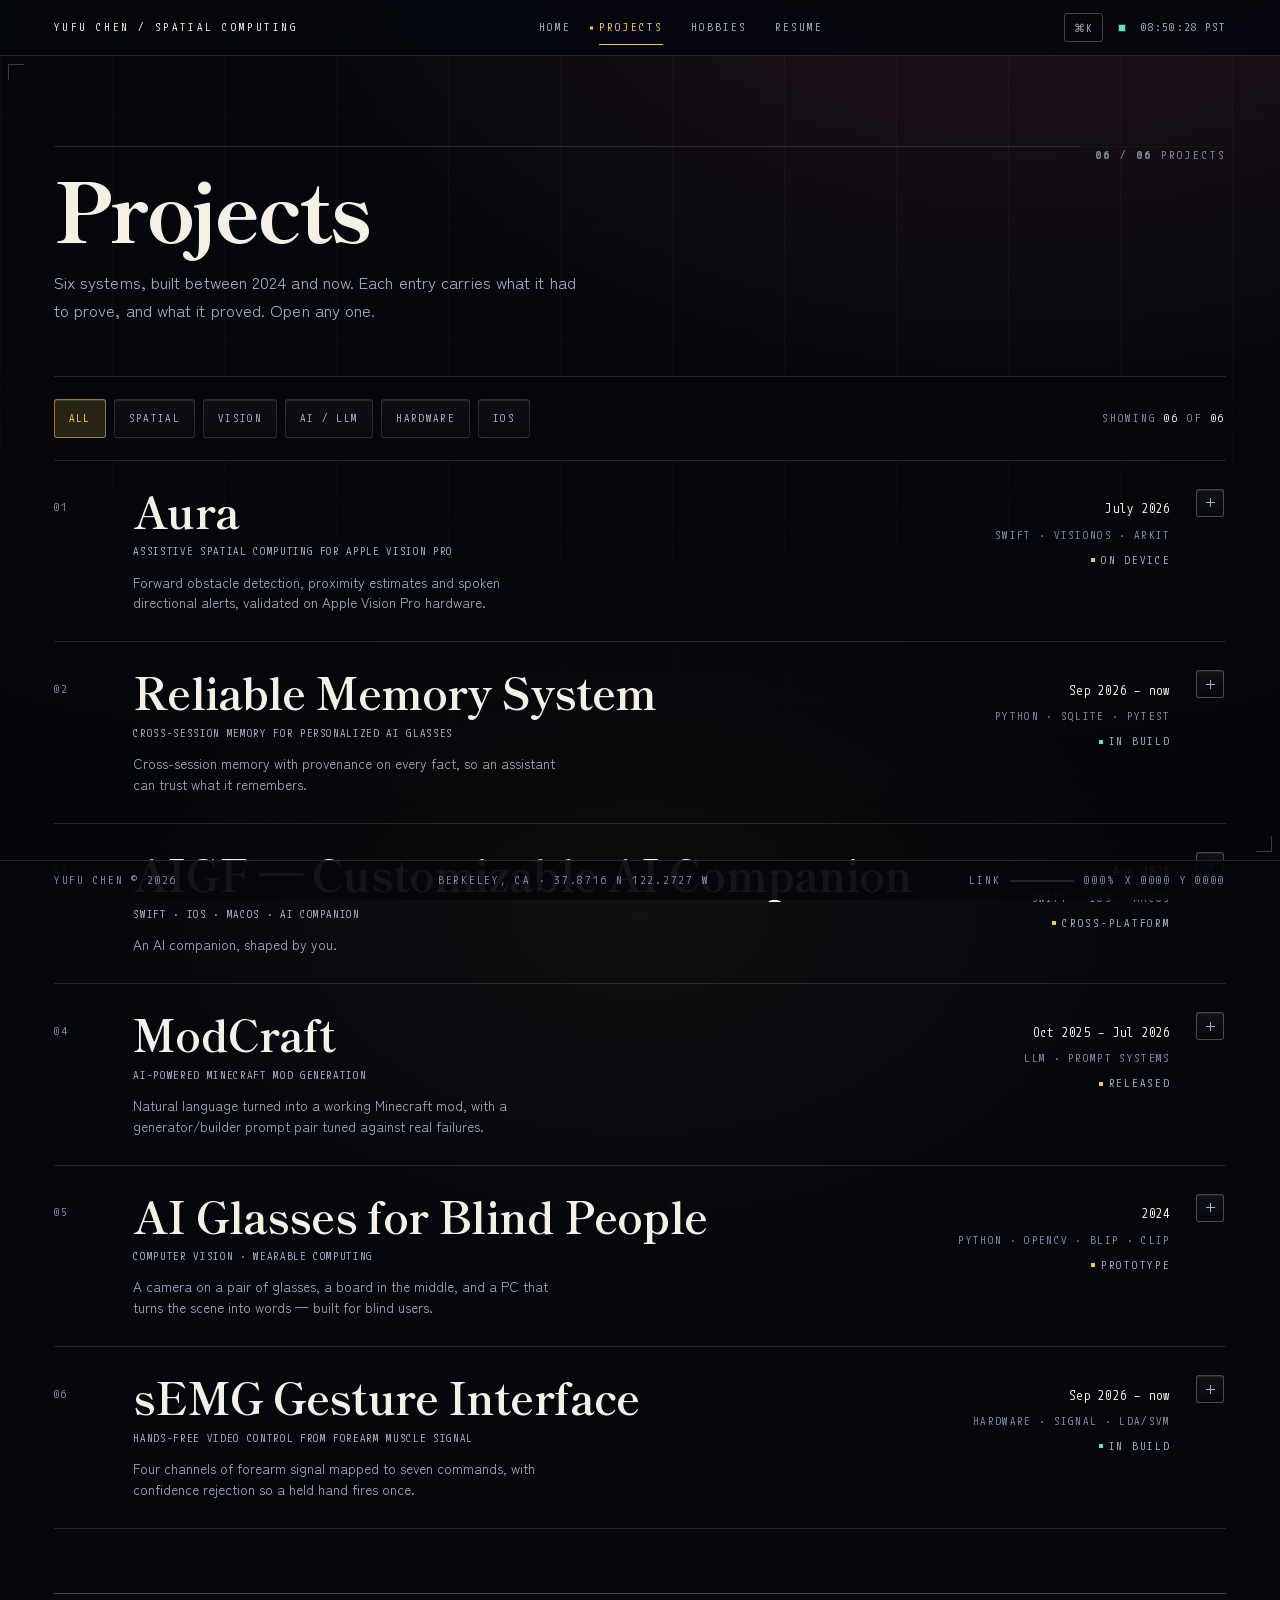
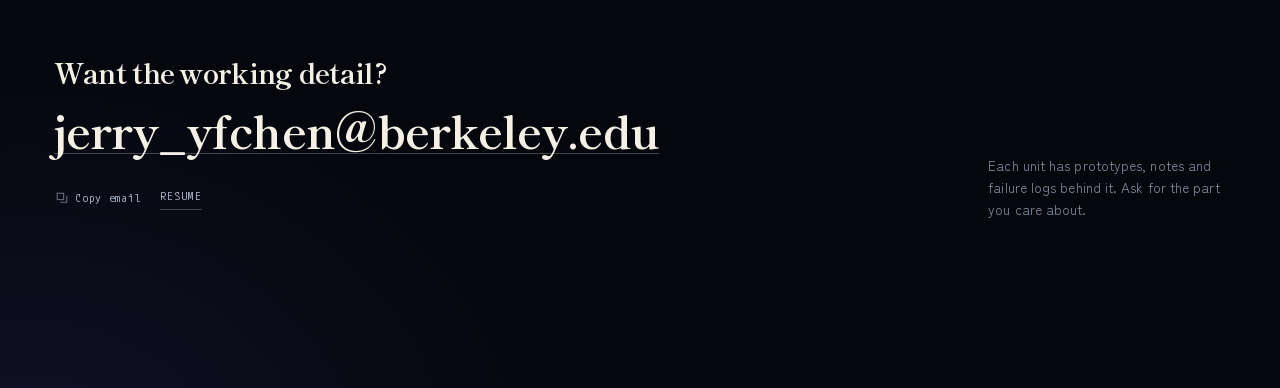
<file: projects.html>
<!doctype html>
<html lang="en">
<head>
<meta charset="utf-8">
<meta name="viewport" content="width=device-width, initial-scale=1">
<title>Projects — Yufu Chen</title>
<meta name="description" content="Six projects: Aura for Apple Vision Pro, AI glasses for blind people, AIGF, ModCraft, a reliable memory system for AI glasses, and a four-channel sEMG gesture interface.">
<meta name="theme-color" content="#05070D">
<meta property="og:type" content="website">
<meta property="og:title" content="Projects — Yufu Chen">
<meta property="og:description" content="Aura for Apple Vision Pro, AI glasses for blind people, AIGF, ModCraft, a reliable memory system for AI glasses, and a four-channel sEMG gesture interface.">
<meta name="twitter:card" content="summary_large_image">
<meta name="author" content="Yufu Chen">
<link rel="icon" href="assets/img/brand/logo-32.png" sizes="32x32">
<link rel="icon" href="assets/img/brand/logo-180.png" sizes="180x180">
<link rel="apple-touch-icon" href="assets/img/brand/logo-180.png">
<meta property="og:image" content="https://yufuchen0718.github.io/assets/img/brand/logo-512.png">
<meta property="og:url" content="https://yufuchen0718.github.io/projects.html">
<link rel="stylesheet" href="assets/css/site.css">
<script>document.documentElement.classList.add('js');</script>
</head>
<body>
<a class="skip" href="#main">Skip to content</a>

<div class="brackets" aria-hidden="true"></div>
<div class="progress-rule" data-progress aria-hidden="true"><i></i></div>

<header class="hud-top">
  <a class="hud-top__id" href="index.html" aria-label="Yufu Chen — home">
    
    <span class="hud-top__name">Yufu Chen<span class="hide-s">&nbsp;/&nbsp;Spatial Computing</span></span>
  </a>
  <nav class="nav" aria-label="Sections">
    <a href="index.html">Home</a>
    <a href="projects.html" aria-current="page">Projects</a>
    <a href="hobbies.html">Hobbies</a>
    <a href="resume.html">Resume</a>
  </nav>
  <div class="hud-top__right">
    <button class="keybtn" data-palette-open aria-label="Open command palette">⌘K</button>
    <span class="led" aria-hidden="true"></span>
    <span class="clock" data-clock>--:--:-- PST</span>
  </div>
</header>

<main id="main">
  <div class="wrap">
    <div class="page-head">
      <div class="page-head__rule"><span class="label"><b data-count>06</b> / <b data-count-total>06</b> projects</span></div>
      <h1>Projects</h1>
      <p>Six systems, built between 2024 and now. Each entry carries what it had to prove, and what it proved. Open any one.</p>
    </div>
  </div>

  <div class="wrap">
    <div class="filters" role="group" aria-label="Filter projects">
      <button class="chip" data-filter="all" aria-pressed="true">All</button>
      <button class="chip" data-filter="spatial" aria-pressed="false">Spatial</button>
      <button class="chip" data-filter="cv" aria-pressed="false">Vision</button>
      <button class="chip" data-filter="ai" aria-pressed="false">AI / LLM</button>
      <button class="chip" data-filter="hardware" aria-pressed="false">Hardware</button>
      <button class="chip" data-filter="ios" aria-pressed="false">iOS</button>
      <span class="filters__count">Showing <b data-count>06</b> of <b data-count-total>06</b></span>
    </div>

    <div class="unitlist">

      <article class="unit" id="aura" data-tags="spatial">
        <h2 class="unit__h"><button class="unit__head" aria-expanded="false" aria-controls="aura-body">
          <span class="unit__idx">01</span>
          <span>
            <span class="unit__name">Aura</span>
            <span class="unit__sub">Assistive spatial computing for Apple Vision Pro</span>
            <span class="unit__gloss">Forward obstacle detection, proximity estimates and spoken directional alerts, validated on Apple Vision Pro hardware.</span>
          </span>
          <span class="unit__meta">
            <span class="unit__year">July 2026</span>
            <span class="unit__stack">Swift · visionOS · ARKit</span>
            <span class="unit__status" data-s="done"><i></i>On device</span>
          </span>
        <span class="unit__toggle" aria-hidden="true"></span>
        </button></h2>
        <div class="unit__body" id="aura-body" data-open="false"><div>
          <div class="unit__inner">
            <ul class="evidence">
              <li>Led product design and iterative prototyping of an accessibility-focused visionOS app, then <strong>validated core functionality on Apple Vision Pro hardware</strong> rather than in a simulator.</li>
              <li>Validated <strong>ARKit scene-geometry and raycasting</strong> for forward obstacle detection, proximity estimates, and spoken directional alerts — the three things a low-vision wearer needs before anything else.</li>
              <li>Device testing surfaced <strong>excessive warning frequency</strong>: the alert layer was firing often enough to become noise, which set the next design question.</li>
            </ul>
            <div class="spec"><dl>
              <div class="row"><dt>Role</dt><dd>Product design lead<span class="dim"> · prototyping</span></dd></div>
              <div class="row"><dt>Platform</dt><dd>visionOS<span class="dim"> · Apple Vision Pro</span></dd></div>
              <div class="row"><dt>Sensing</dt><dd>ARKit scene geometry, raycasting</dd></div>
              <div class="row"><dt>Output</dt><dd>Proximity estimates, spoken directional alerts</dd></div>
              <div class="row"><dt>Status</dt><dd>Validated on hardware · Jul 2026</dd></div>
            </dl></div>
          </div>
        </div></div>
      </article>
      <article class="unit" id="memory" data-tags="ai">
        <h2 class="unit__h"><button class="unit__head" aria-expanded="false" aria-controls="memory-body">
          <span class="unit__idx">02</span>
          <span>
            <span class="unit__name">Reliable Memory System</span>
            <span class="unit__sub">Cross-session memory for personalized AI glasses</span>
            <span class="unit__gloss">Cross-session memory with provenance on every fact, so an assistant can trust what it remembers.</span>
          </span>
          <span class="unit__meta">
            <span class="unit__year">Sep 2026 – now</span>
            <span class="unit__stack">Python · SQLite · Pytest</span>
            <span class="unit__status" data-s="live"><i></i>In build</span>
          </span>
        <span class="unit__toggle" aria-hidden="true"></span>
        </button></h2>
        <div class="unit__body" id="memory-body" data-open="false"><div>
          <div class="unit__inner">
            <ul class="evidence">
              <li>Building <strong>cross-session memory infrastructure</strong> for a personalized assistant: structured storage, <strong>provenance tracking</strong> on every memory, and entity/temporal scope validation.</li>
              <li>Prototyped the core Python memory modules and their tests, including retrieval paths that keep a remembered fact from leaking into the wrong conversation.</li>
              <li>Designed baseline evaluations for <strong>retrieval reliability, token efficiency and response latency</strong> — the three numbers that decide whether memory is worth its cost.</li>
            </ul>
            <div class="spec"><dl>
              <div class="row"><dt>Role</dt><dd>Design + implementation</dd></div>
              <div class="row"><dt>Stack</dt><dd>Python · SQLite · Pytest</dd></div>
              <div class="row"><dt>Core</dt><dd>Provenance, entity / temporal scope</dd></div>
              <div class="row"><dt>Measures</dt><dd>Retrieval reliability · tokens · latency</dd></div>
              <div class="row"><dt>Status</dt><dd>MVP in progress</dd></div>
            </dl></div>
          </div>
        </div></div>
      </article>
      <article class="unit" id="aigf" data-tags="ai ios">
        <h2 class="unit__h"><button class="unit__head" aria-expanded="false" aria-controls="aigf-body">
          <span class="unit__idx">03</span>
          <span>
            <span class="unit__name">AIGF — Customizable AI Companion</span>
            <span class="unit__sub">Swift · iOS · macOS · AI companion</span>
            <span class="unit__gloss">An AI companion, shaped by you.</span>
          </span>
          <span class="unit__meta">
            <span class="unit__year">Aug 2026</span>
            <span class="unit__stack">Swift · iOS · macOS</span>
            <span class="unit__status" data-s="done"><i></i>Cross-platform</span>
          </span>
          <span class="unit__toggle" aria-hidden="true"></span>
        </button></h2>
        <div class="unit__body" id="aigf-body" data-open="false"><div>
          <div class="unit__inner">
            <ul class="evidence">
              <li>A cross-platform AI companion built in <strong>Swift for iOS and macOS</strong>.</li>
              <li>Users create their own characters by customizing <strong>personality, conversational style and voice</strong>.</li>
              <li><strong>Real-time speech recognition, voice synthesis and LLM-backed conversation</strong> combine into one consistently personal character.</li>
            </ul>
            <div class="spec"><dl>
              <div class="row"><dt>Platform</dt><dd>iOS · macOS</dd></div>
              <div class="row"><dt>Stack</dt><dd>Swift</dd></div>
              <div class="row"><dt>Input</dt><dd>Real-time speech recognition</dd></div>
              <div class="row"><dt>Output</dt><dd>Voice synthesis</dd></div>
              <div class="row"><dt>Brain</dt><dd>LLM integration</dd></div>
              <div class="row"><dt>Focus</dt><dd>Personal, consistent characters</dd></div>
            </dl></div>
          </div>
        </div></div>
      </article>
      <article class="unit" id="modcraft" data-tags="ai">
        <h2 class="unit__h"><button class="unit__head" aria-expanded="false" aria-controls="modcraft-body">
          <span class="unit__idx">04</span>
          <span>
            <span class="unit__name">ModCraft</span>
            <span class="unit__sub">AI-powered Minecraft mod generation</span>
            <span class="unit__gloss">Natural language turned into a working Minecraft mod, with a generator/builder prompt pair tuned against real failures.</span>
          </span>
          <span class="unit__meta">
            <span class="unit__year">Oct 2025 – Jul 2026</span>
            <span class="unit__stack">LLM · prompt systems</span>
            <span class="unit__status" data-s="done"><i></i>Released</span>
          </span>
        <span class="unit__toggle" aria-hidden="true"></span>
        </button></h2>
        <div class="unit__body" id="modcraft-body" data-open="false"><div>
          <div class="unit__inner">
            <ul class="evidence">
              <li>Co-founded a <strong>five-person team</strong> building a tool that turns a description into a working Minecraft mod, then made it <strong>freely available to the community</strong> it was built for.</li>
              <li>Co-designed the <strong>natural-language → DSL task decomposition</strong> and the Generator / Builder system prompts.</li>
              <li>Tested generated output, analysed failures, and rewrote the code-generation and repair prompts against those failures.</li>
            </ul>
            <div class="spec"><dl>
              <div class="row"><dt>Role</dt><dd>Co-founder<span class="dim"> · prompt design</span></dd></div>
              <div class="row"><dt>Team</dt><dd>5 people</dd></div>
              <div class="row"><dt>Method</dt><dd>NL → DSL → generated mod code</dd></div>
              <div class="row"><dt>Loop</dt><dd>Generate, test, analyse failure, repair prompt</dd></div>
              <div class="row"><dt>Status</dt><dd>Released free, Jul 2026</dd></div>
            </dl></div>
          </div>
        </div></div>
      </article>
      <article class="unit" id="glasses" data-tags="cv hardware">
        <h2 class="unit__h"><button class="unit__head" aria-expanded="false" aria-controls="glasses-body">
          <span class="unit__idx">05</span>
          <span>
            <span class="unit__name">AI Glasses for Blind People</span>
            <span class="unit__sub">Computer vision · wearable computing</span>
            <span class="unit__gloss">A camera on a pair of glasses, a board in the middle, and a PC that turns the scene into words — built for blind users.</span>
          </span>
          <span class="unit__meta">
            <span class="unit__year">2024</span>
            <span class="unit__stack">Python · OpenCV · BLIP · CLIP</span>
            <span class="unit__status" data-s="done"><i></i>Prototype</span>
          </span>
          <span class="unit__toggle" aria-hidden="true"></span>
        </button></h2>
        <div class="unit__body" id="glasses-body" data-open="false"><div>
          <div class="unit__inner">
            <ul class="evidence">
              <li>An early wearable AI prototype: a <strong>glasses-mounted camera</strong> feeding an external development board and a PC-based computer-vision pipeline.</li>
              <li>Pretrained models did the reading — <strong>BLIP</strong> for scene description, <strong>CLIP</strong> for visual-semantic matching, <strong>EfficientNetB3</strong> in the stack — with OpenCV underneath.</li>
              <li>Output was a <strong>natural-language description</strong> of the surrounding scene, produced off the glasses rather than on them.</li>
            </ul>
            <div class="spec"><dl>
              <div class="row"><dt>Stage</dt><dd>Early prototype<span class="dim"> · 2024</span></dd></div>
              <div class="row"><dt>Hardware</dt><dd>Glasses camera · dev board · PC</dd></div>
              <div class="row"><dt>Stack</dt><dd>Python · OpenCV</dd></div>
              <div class="row"><dt>Models</dt><dd>BLIP · CLIP · EfficientNetB3</dd></div>
              <div class="row"><dt>Output</dt><dd>Natural-language scene descriptions</dd></div>
            </dl></div>
          </div>
        </div></div>
      </article>
      <article class="unit" id="semg" data-tags="hardware">
        <h2 class="unit__h"><button class="unit__head" aria-expanded="false" aria-controls="semg-body">
          <span class="unit__idx">06</span>
          <span>
            <span class="unit__name">sEMG Gesture Interface</span>
            <span class="unit__sub">Hands-free video control from forearm muscle signal</span>
            <span class="unit__gloss">Four channels of forearm signal mapped to seven commands, with confidence rejection so a held hand fires once.</span>
          </span>
          <span class="unit__meta">
            <span class="unit__year">Sep 2026 – now</span>
            <span class="unit__stack">Hardware · signal · LDA/SVM</span>
            <span class="unit__status" data-s="live"><i></i>In build</span>
          </span>
        <span class="unit__toggle" aria-hidden="true"></span>
        </button></h2>
        <div class="unit__body" id="semg-body" data-open="false"><div>
          <div class="unit__inner">
            <ul class="evidence">
              <li>Co-developing a wearable prototype end to end: <strong>four-channel forearm sEMG acquisition</strong>, signal processing, gesture classification, and hands-free short-video controls.</li>
              <li>Co-designing a pipeline that maps <strong>five gesture states to seven UI commands</strong> with LDA/SVM decoding.</li>
              <li>The command layer is a state machine with <strong>voting, confidence rejection and single-trigger locking</strong> — so an uncertain signal does nothing, and one gesture fires once.</li>
            </ul>
            <div class="spec"><dl>
              <div class="row"><dt>Team</dt><dd>2 people</dd></div>
              <div class="row"><dt>Channels</dt><dd>4 · forearm sEMG</dd></div>
              <div class="row"><dt>Decoder</dt><dd>LDA / SVM</dd></div>
              <div class="row"><dt>Mapping</dt><dd>5 gestures → 7 commands</dd></div>
              <div class="row"><dt>Guard</dt><dd>Voting · confidence rejection · trigger lock</dd></div>
              <div class="row"><dt>Status</dt><dd>MVP in progress</dd></div>
            </dl></div>
          </div>
        </div></div>
      </article>
    </div>
  </div>

  <section class="wrap section--tight">
    <div class="contact">
      <div>
        <h2 class="h2" style="margin-bottom:18px">Want the working detail?</h2>
        <a class="contact__mail" href="mailto:jerry_yfchen@berkeley.edu">jerry_yfchen@berkeley.edu</a>
        <div class="contact__row">
          <button class="copybtn" data-copy="jerry_yfchen@berkeley.edu"><svg width="12" height="12" viewBox="0 0 12 12" fill="none" aria-hidden="true"><rect x="1.2" y="1.2" width="6.4" height="6.4" stroke="currentColor" stroke-width="1.1"/><path d="M4.4 10.2h6.4V3.8" stroke="currentColor" stroke-width="1.1"/></svg><span data-copy-label>Copy email</span></button>
          <a class="link link--mute" href="resume.html">Resume</a>
        </div>
      </div>
      <p class="contact__note">Each unit has prototypes, notes and failure logs behind it. Ask for the part you care about.</p>
    </div>
  </section>
</main>

<footer class="hud-bottom">
  <span>Yufu Chen © <span data-year>2026</span></span>
  <span class="hide-s">Berkeley, CA · 37.8716 N 122.2727 W</span>
  <span class="telemetry"><span>Link</span><span class="tel-bar" data-tel aria-hidden="true"><i></i></span><span data-pct>000%</span><span class="hide-s" data-ptr>X 0000 Y 0000</span></span>
</footer>

<script src="assets/js/hud.js"></script>
<script src="assets/js/units.js"></script>
</body>
</html>
</file>
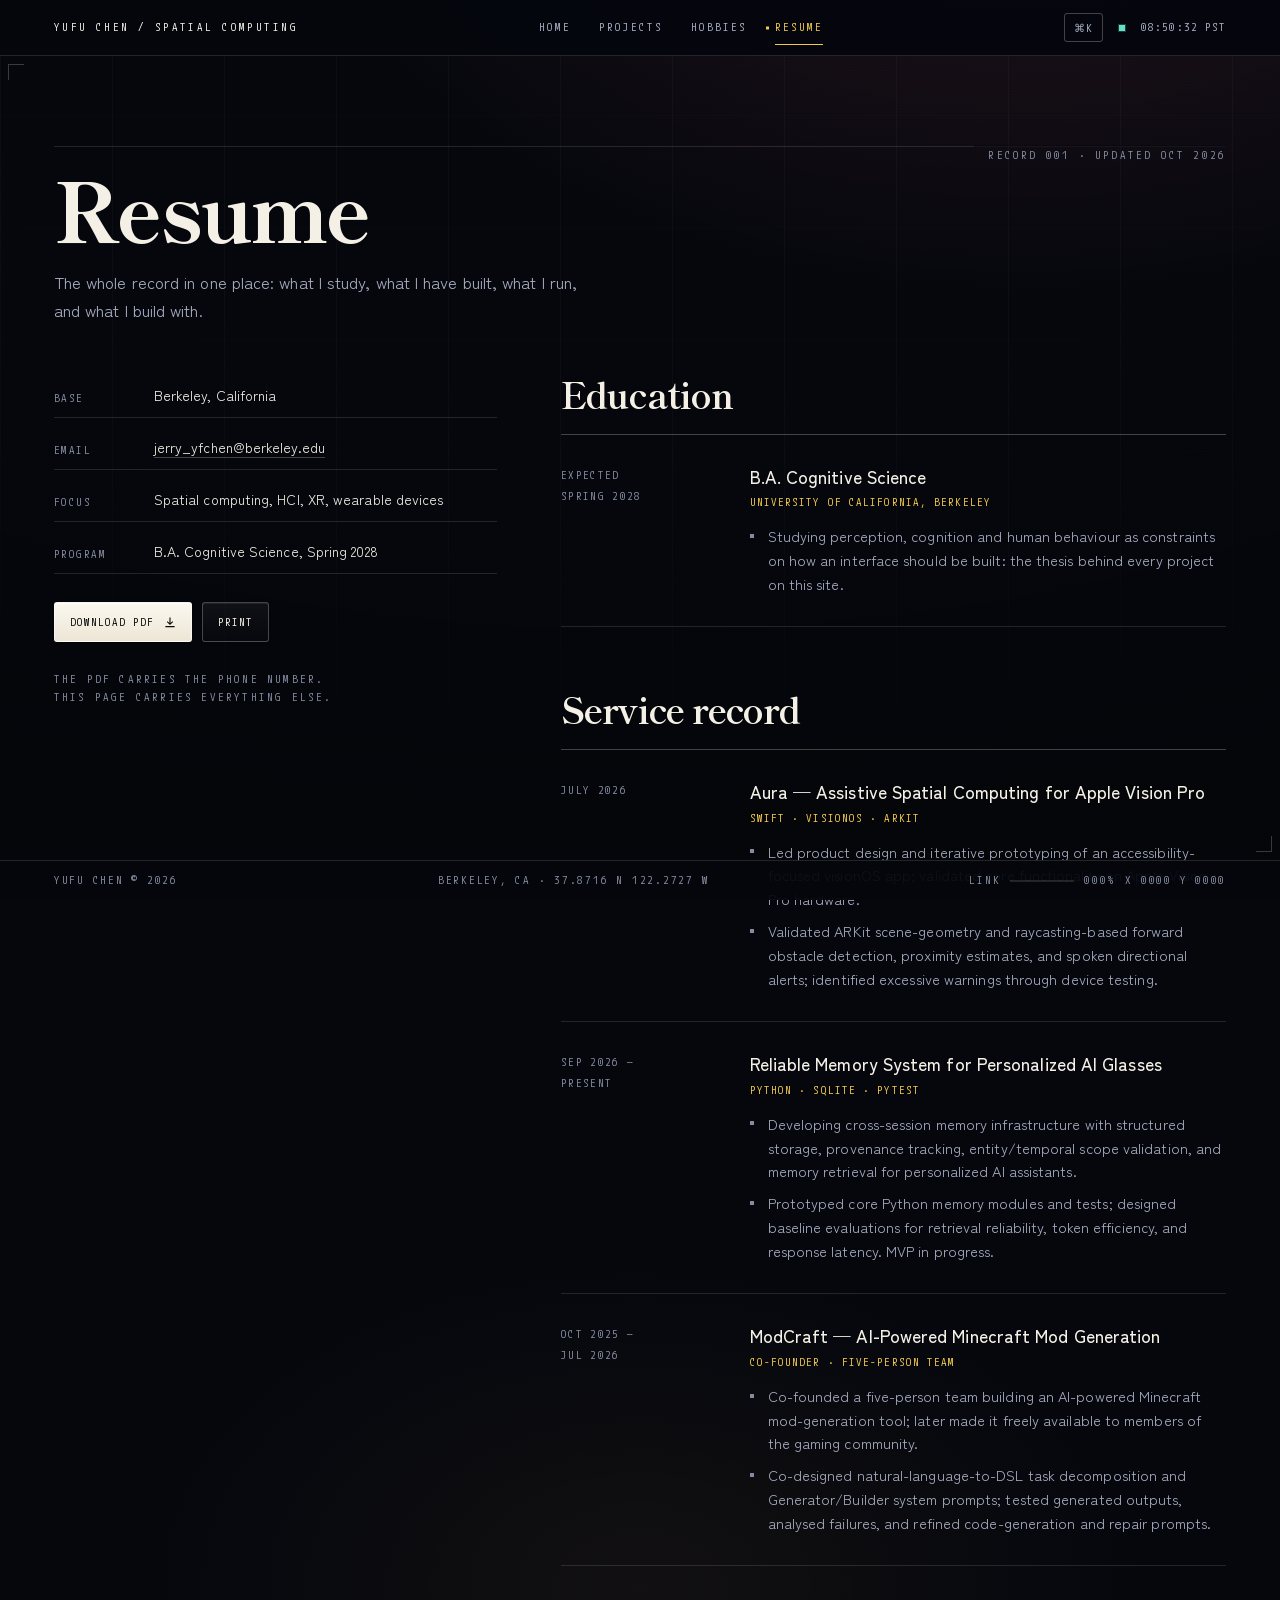
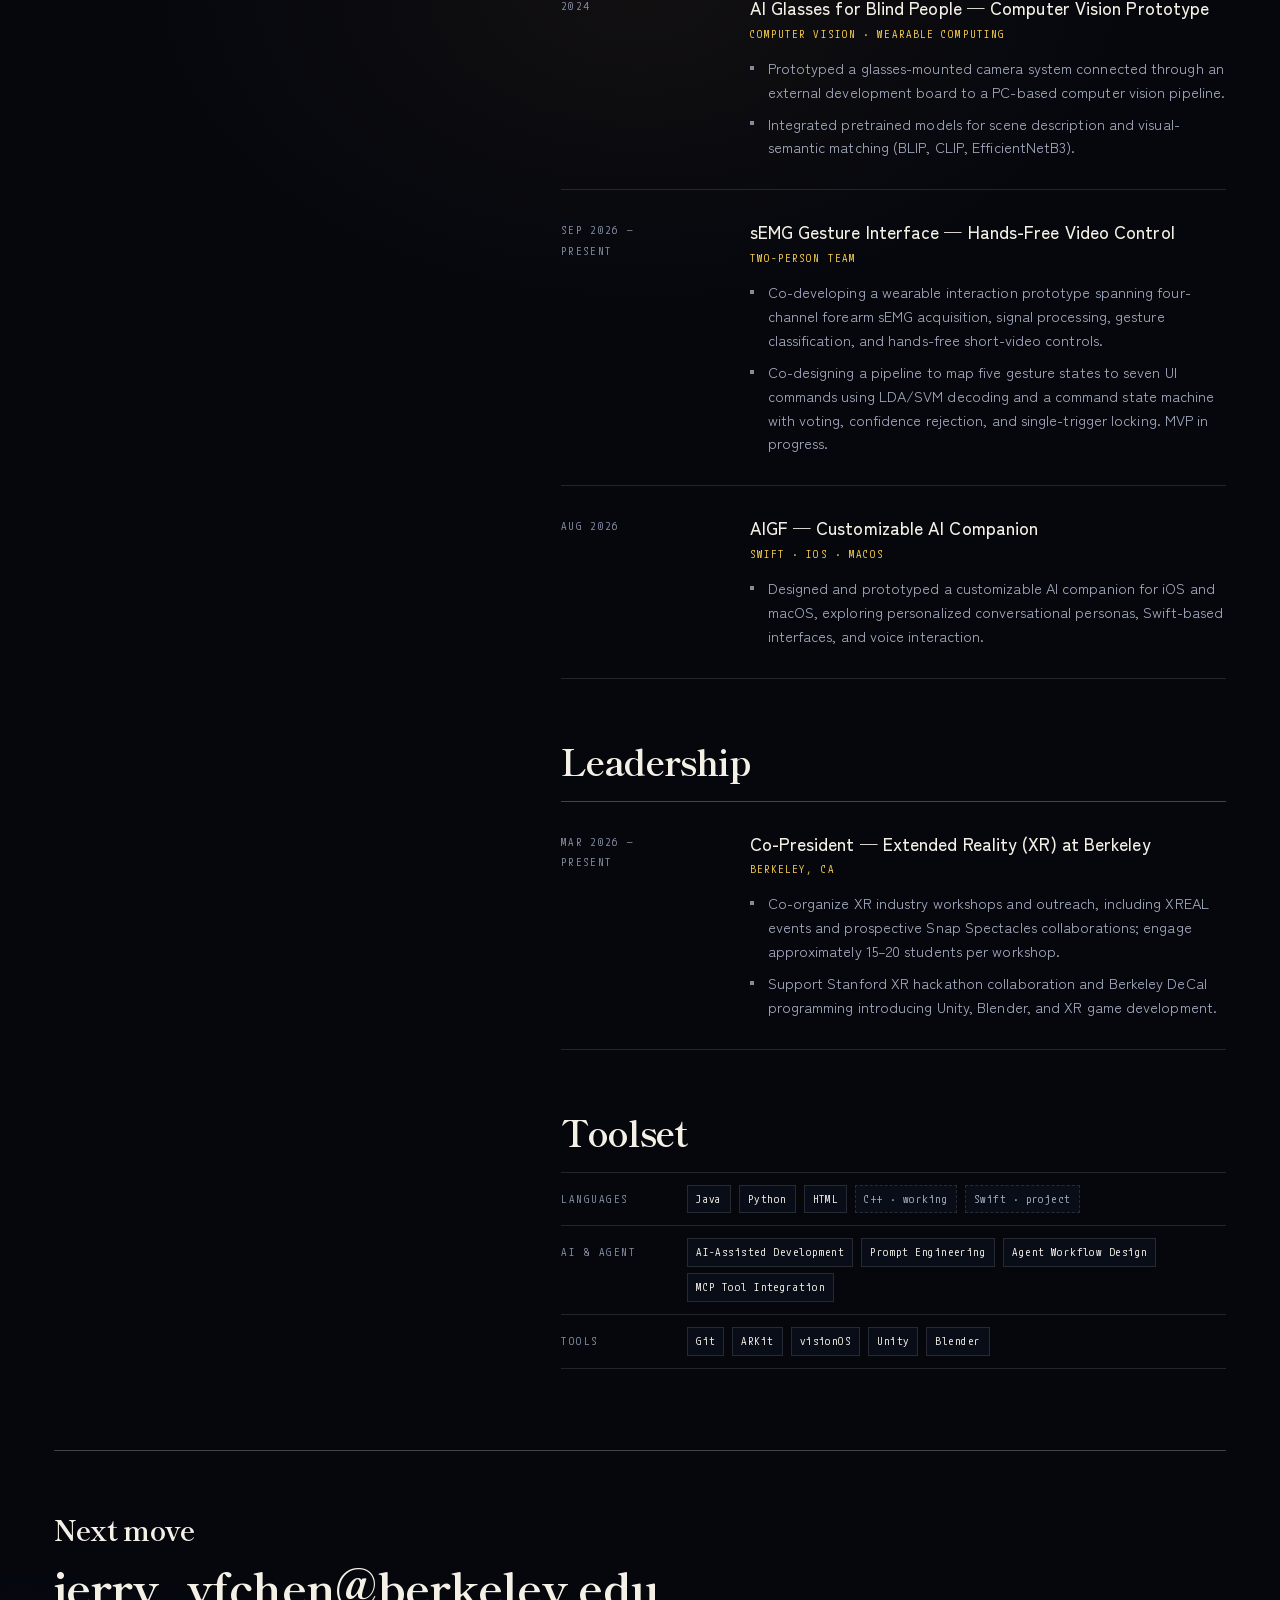
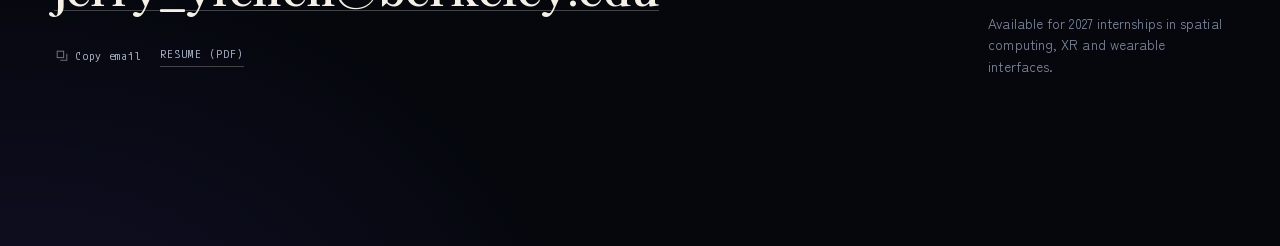
<file: resume.html>
<!doctype html>
<html lang="en">
<head>
<meta charset="utf-8">
<meta name="viewport" content="width=device-width, initial-scale=1">
<title>Resume — Yufu Chen</title>
<meta name="description" content="The full record: UC Berkeley cognitive science, five built systems, XR at Berkeley, and the toolset behind them.">
<meta name="theme-color" content="#05070D">
<meta property="og:type" content="website">
<meta property="og:title" content="Resume — Yufu Chen">
<meta property="og:description" content="UC Berkeley cognitive science, five built systems, XR at Berkeley, and the toolset behind them.">
<meta name="twitter:card" content="summary_large_image">
<meta name="author" content="Yufu Chen">
<link rel="icon" href="assets/img/brand/logo-32.png" sizes="32x32">
<link rel="icon" href="assets/img/brand/logo-180.png" sizes="180x180">
<link rel="apple-touch-icon" href="assets/img/brand/logo-180.png">
<meta property="og:image" content="https://yufuchen0718.github.io/assets/img/brand/logo-512.png">
<meta property="og:url" content="https://yufuchen0718.github.io/resume.html">
<link rel="stylesheet" href="assets/css/site.css">
<script>document.documentElement.classList.add('js');</script>
</head>
<body>
<a class="skip" href="#main">Skip to content</a>

<div class="brackets" aria-hidden="true"></div>
<div class="progress-rule" data-progress aria-hidden="true"><i></i></div>

<header class="hud-top">
  <a class="hud-top__id" href="index.html" aria-label="Yufu Chen — home">
    
    <span class="hud-top__name">Yufu Chen<span class="hide-s">&nbsp;/&nbsp;Spatial Computing</span></span>
  </a>
  <nav class="nav" aria-label="Sections">
    <a href="index.html">Home</a>
    <a href="projects.html">Projects</a>
    <a href="hobbies.html">Hobbies</a>
    <a href="resume.html" aria-current="page">Resume</a>
  </nav>
  <div class="hud-top__right">
    <button class="keybtn" data-palette-open aria-label="Open command palette">⌘K</button>
    <span class="led" aria-hidden="true"></span>
    <span class="clock" data-clock>--:--:-- PST</span>
  </div>
</header>

<main id="main">
  <div class="wrap">
    <div class="page-head">
      <div class="page-head__rule"><span class="label">Record 001 · updated Oct 2026</span></div>
      <h1>Resume</h1>
      <p>The whole record in one place: what I study, what I have built, what I run, and what I build with.</p>
    </div>
  </div>

  <div class="wrap">
    <div class="dossier">
      <aside class="dossier__side" aria-label="Contact and download">
        <div class="dl">
          <div class="dl__row"><dt>Base</dt><dd>Berkeley, California</dd></div>
          <div class="dl__row"><dt>Email</dt><dd><a href="mailto:jerry_yfchen@berkeley.edu" style="border-bottom:1px solid var(--line-2)">jerry_yfchen@berkeley.edu</a></dd></div>
          <div class="dl__row"><dt>Focus</dt><dd>Spatial computing, HCI, XR, wearable devices</dd></div>
          <div class="dl__row"><dt>Program</dt><dd>B.A. Cognitive Science, Spring 2028</dd></div>
        </div>
        <div style="display:flex;gap:10px;flex-wrap:wrap">
          <a class="btn btn--sm btn--primary" href="assets/Yufu%20Chen%20-%20CV.pdf" download="Yufu Chen - CV.pdf">Download PDF
            <svg width="12" height="12" viewBox="0 0 13 13" fill="none" aria-hidden="true"><path d="M6.5 1.5v7M3.5 6 6.5 9l3-3M1.5 11.5h10" stroke="currentColor" stroke-width="1.2"/></svg>
          </a>
          <button class="btn btn--sm" data-print>Print</button>
        </div>
        <p class="label" style="line-height:1.7">The PDF carries the phone number.<br>This page carries everything else.</p>
      </aside>

      <div>
        <section aria-labelledby="edu-h" style="margin-bottom:clamp(40px,5vw,64px)">
          <h2 class="h2" id="edu-h" style="margin-bottom:22px">Education</h2>
          <div class="record">
            <div class="rec">
              <div class="rec__when">Expected<br>Spring 2028</div>
              <div class="rec__main">
                <h3>B.A. Cognitive Science</h3>
                <p class="org">University of California, Berkeley</p>
                <ul>
                  <li>Studying perception, cognition and human behaviour as constraints on how an interface should be built: the thesis behind every project on this site.</li>
                </ul>
              </div>
            </div>
          </div>
        </section>

        <section aria-labelledby="rec-h" style="margin-bottom:clamp(40px,5vw,64px)">
          <h2 class="h2" id="rec-h" style="margin-bottom:22px">Service record</h2>
          <div class="record">

            <div class="rec">
              <div class="rec__when">July 2026</div>
              <div class="rec__main">
                <h3>Aura — Assistive Spatial Computing for Apple Vision Pro</h3>
                <p class="org">Swift · visionOS · ARKit</p>
                <ul>
                  <li>Led product design and iterative prototyping of an accessibility-focused visionOS app; validated core functionality on Apple Vision Pro hardware.</li>
                  <li>Validated ARKit scene-geometry and raycasting-based forward obstacle detection, proximity estimates, and spoken directional alerts; identified excessive warnings through device testing.</li>
                </ul>
              </div>
            </div>

            <div class="rec">
              <div class="rec__when">Sep 2026 —<br>present</div>
              <div class="rec__main">
                <h3>Reliable Memory System for Personalized AI Glasses</h3>
                <p class="org">Python · SQLite · Pytest</p>
                <ul>
                  <li>Developing cross-session memory infrastructure with structured storage, provenance tracking, entity/temporal scope validation, and memory retrieval for personalized AI assistants.</li>
                  <li>Prototyped core Python memory modules and tests; designed baseline evaluations for retrieval reliability, token efficiency, and response latency. MVP in progress.</li>
                </ul>
              </div>
            </div>

            <div class="rec">
              <div class="rec__when">Oct 2025 —<br>Jul 2026</div>
              <div class="rec__main">
                <h3>ModCraft — AI-Powered Minecraft Mod Generation</h3>
                <p class="org">Co-Founder · five-person team</p>
                <ul>
                  <li>Co-founded a five-person team building an AI-powered Minecraft mod-generation tool; later made it freely available to members of the gaming community.</li>
                  <li>Co-designed natural-language-to-DSL task decomposition and Generator/Builder system prompts; tested generated outputs, analysed failures, and refined code-generation and repair prompts.</li>
                </ul>
              </div>
            </div>

            <div class="rec">
              <div class="rec__when">2024</div>
              <div class="rec__main">
                <h3>AI Glasses for Blind People — Computer Vision Prototype</h3>
                <p class="org">Computer vision · wearable computing</p>
                <ul>
                  <li>Prototyped a glasses-mounted camera system connected through an external development board to a PC-based computer vision pipeline.</li>
                  <li>Integrated pretrained models for scene description and visual-semantic matching (BLIP, CLIP, EfficientNetB3).</li>
                </ul>
              </div>
            </div>

            <div class="rec">
              <div class="rec__when">Sep 2026 —<br>present</div>
              <div class="rec__main">
                <h3>sEMG Gesture Interface — Hands-Free Video Control</h3>
                <p class="org">Two-person team</p>
                <ul>
                  <li>Co-developing a wearable interaction prototype spanning four-channel forearm sEMG acquisition, signal processing, gesture classification, and hands-free short-video controls.</li>
                  <li>Co-designing a pipeline to map five gesture states to seven UI commands using LDA/SVM decoding and a command state machine with voting, confidence rejection, and single-trigger locking. MVP in progress.</li>
                </ul>
              </div>
            </div>

            <div class="rec">
              <div class="rec__when">Aug 2026</div>
              <div class="rec__main">
                <h3>AIGF — Customizable AI Companion</h3>
                <p class="org">Swift · iOS · macOS</p>
                <ul>
                  <li>Designed and prototyped a customizable AI companion for iOS and macOS, exploring personalized conversational personas, Swift-based interfaces, and voice interaction.</li>
                </ul>
              </div>
            </div>

          </div>
        </section>

        <section aria-labelledby="lead-h" style="margin-bottom:clamp(40px,5vw,64px)">
          <h2 class="h2" id="lead-h" style="margin-bottom:22px">Leadership</h2>
          <div class="record">
            <div class="rec">
              <div class="rec__when">Mar 2026 —<br>present</div>
              <div class="rec__main">
                <h3>Co-President — Extended Reality (XR) at Berkeley</h3>
                <p class="org">Berkeley, CA</p>
                <ul>
                  <li>Co-organize XR industry workshops and outreach, including XREAL events and prospective Snap Spectacles collaborations; engage approximately 15–20 students per workshop.</li>
                  <li>Support Stanford XR hackathon collaboration and Berkeley DeCal programming introducing Unity, Blender, and XR game development.</li>
                </ul>
              </div>
            </div>
          </div>
        </section>

        <section aria-labelledby="skills-h">
          <h2 class="h2" id="skills-h" style="margin-bottom:22px">Toolset</h2>
          <dl class="skills">
            <div class="skills__row">
              <dt>Languages</dt>
              <dd>
                <span class="sk">Java</span><span class="sk">Python</span><span class="sk">HTML</span>
                <span class="sk sk--soft">C++ · working</span><span class="sk sk--soft">Swift · project</span>
              </dd>
            </div>
            <div class="skills__row">
              <dt>AI &amp; Agent</dt>
              <dd>
                <span class="sk">AI-Assisted Development</span><span class="sk">Prompt Engineering</span>
                <span class="sk">Agent Workflow Design</span><span class="sk">MCP Tool Integration</span>
              </dd>
            </div>
            <div class="skills__row">
              <dt>Tools</dt>
              <dd>
                <span class="sk">Git</span><span class="sk">ARKit</span><span class="sk">visionOS</span>
                <span class="sk">Unity</span><span class="sk">Blender</span>
              </dd>
            </div>
          </dl>
        </section>
      </div>
    </div>
  </div>

  <section class="wrap section--tight">
    <div class="contact">
      <div>
        <h2 class="h2" style="margin-bottom:18px">Next move</h2>
        <a class="contact__mail" href="mailto:jerry_yfchen@berkeley.edu">jerry_yfchen@berkeley.edu</a>
        <div class="contact__row">
          <button class="copybtn" data-copy="jerry_yfchen@berkeley.edu"><svg width="12" height="12" viewBox="0 0 12 12" fill="none" aria-hidden="true"><rect x="1.2" y="1.2" width="6.4" height="6.4" stroke="currentColor" stroke-width="1.1"/><path d="M4.4 10.2h6.4V3.8" stroke="currentColor" stroke-width="1.1"/></svg><span data-copy-label>Copy email</span></button>
          <a class="link link--mute" href="assets/Yufu%20Chen%20-%20CV.pdf" download="Yufu Chen - CV.pdf">Resume (PDF)</a>
        </div>
      </div>
      <p class="contact__note">Available for 2027 internships in spatial computing, XR and wearable interfaces.</p>
    </div>
  </section>
</main>

<footer class="hud-bottom">
  <span>Yufu Chen © <span data-year>2026</span></span>
  <span class="hide-s">Berkeley, CA · 37.8716 N 122.2727 W</span>
  <span class="telemetry"><span>Link</span><span class="tel-bar" data-tel aria-hidden="true"><i></i></span><span data-pct>000%</span><span class="hide-s" data-ptr>X 0000 Y 0000</span></span>
</footer>

<script src="assets/js/hud.js"></script>
</body>
</html>
</file>
<file: assets/css/site.css>
/* ============================================================
   YUFU CHEN — cockpit technical readout
   tokens · frame · type · components
   ============================================================ */

@font-face{font-family:"Shippori Mincho B1";src:url("../fonts/shippori-800.woff2") format("woff2");font-weight:800;font-display:swap}
@font-face{font-family:"Shippori Mincho B1";src:url("../fonts/shippori-700.woff2") format("woff2");font-weight:700;font-display:swap}
@font-face{font-family:"Shippori Mincho B1";src:url("../fonts/shippori-400.woff2") format("woff2");font-weight:400;font-display:swap}
@font-face{font-family:"Zen Kaku Gothic New";src:url("../fonts/zenkaku-400.woff2") format("woff2");font-weight:400;font-display:swap}
@font-face{font-family:"Zen Kaku Gothic New";src:url("../fonts/zenkaku-500.woff2") format("woff2");font-weight:500;font-display:swap}
@font-face{font-family:"Zen Kaku Gothic New";src:url("../fonts/zenkaku-700.woff2") format("woff2");font-weight:700;font-display:swap}
@font-face{font-family:"YF JP";src:url("../fonts/zenkaku-jp-400.woff2") format("woff2");font-weight:400;font-display:swap}
@font-face{font-family:"M PLUS 1 Code";src:url("../fonts/mpluscode-400.woff2") format("woff2");font-weight:400;font-display:swap}
@font-face{font-family:"M PLUS 1 Code";src:url("../fonts/mpluscode-700.woff2") format("woff2");font-weight:700;font-display:swap}

:root{
  --void:#05070D;
  --void-2:#090D18;
  --panel:#0C1120;
  --panel-2:#101728;

  --enamel:#F4F0E6;
  --mute:#A7AEC2;
  --faint:#828BA0;

  --line:rgba(244,240,230,.13);
  --line-2:rgba(244,240,230,.26);

  --caution:#F2C94C;
  --signal:#FF6A4D;
  --sensor:#63E0C6;
  --dusk-m:#FF6F8B;
  --dusk-a:#FFB05C;

  --font-display:"Shippori Mincho B1",Georgia,"Times New Roman",serif;
  --font-ui:"Zen Kaku Gothic New","Helvetica Neue",Arial,sans-serif;
  --font-mono:"M PLUS 1 Code",ui-monospace,"SF Mono",Menlo,monospace;
  --font-jp:"YF JP","Zen Kaku Gothic New",sans-serif;

  --sp:clamp(64px,8.5vw,136px);
  --gutter:clamp(20px,4.2vw,72px);
  --top:56px;
  --bot:40px;
  --ease:cubic-bezier(.16,1,.3,1);
  --ease-ui:cubic-bezier(.32,.72,0,1);
  --mat-a:linear-gradient(180deg,rgba(244,240,230,.05),rgba(244,240,230,.012));
  --mat-b:linear-gradient(180deg,rgba(244,240,230,.092),rgba(244,240,230,.026));
  --inset-hi:inset 0 1px 0 rgba(255,255,255,.075);
  --r:3px;
  --drop-1:0 1px 2px rgba(0,0,0,.4);
  --drop-2:0 12px 30px -16px rgba(0,0,0,.9);
}

*,*::before,*::after{box-sizing:border-box}
html{
  -webkit-text-size-adjust:100%;
  background:
    radial-gradient(78rem 52rem at 80% -6%, rgba(255,111,139,.14), transparent 62%),
    radial-gradient(58rem 44rem at 2% 104%, rgba(123,92,255,.11), transparent 60%),
    radial-gradient(46rem 30rem at 50% 46%, rgba(255,176,92,.05), transparent 70%),
    var(--void);
}
html:focus-within{scroll-behavior:smooth}

body{
  margin:0;
  background:transparent;
  color:var(--enamel);
  font-family:var(--font-ui);
  font-size:17px;
  line-height:1.72;
  font-weight:400;
  letter-spacing:.005em;
  -webkit-font-smoothing:antialiased;
  text-rendering:optimizeLegibility;
  overflow-x:hidden;
}

/* faint instrument grid, under everything */
body::before{
  content:"";
  position:fixed;inset:0;pointer-events:none;z-index:0;
  background-image:
    repeating-linear-gradient(90deg,var(--line) 0 1px,transparent 1px 112px),
    repeating-linear-gradient(0deg,rgba(244,240,230,.05) 0 1px,transparent 1px 112px);
  opacity:.28;
  mask-image:radial-gradient(120% 100% at 50% 0%,#000 40%,transparent 100%);
}
/* vignette + scanline atmosphere */
body::after{
  content:"";position:fixed;inset:0;pointer-events:none;z-index:1;
  background:
    repeating-linear-gradient(0deg,rgba(0,0,0,.16) 0 1px,transparent 1px 3px),
    radial-gradient(120% 90% at 50% 0%,transparent 55%,rgba(0,0,0,.55) 100%);
  opacity:.5;mix-blend-mode:multiply;
}

img,canvas{max-width:100%;display:block}
a{color:inherit;text-decoration:none}
button{font:inherit;color:inherit;background:none;border:0;padding:0;cursor:pointer}
h1,h2,h3,h4,p,ul,ol,figure,blockquote{margin:0}
ul,ol{padding:0;list-style:none}

/* ---------- browser surfaces ---------- */
::selection{background:var(--caution);color:#0A0A0A;text-shadow:none}
html{scrollbar-color:#2A3147 var(--void);scrollbar-width:thin}
::-webkit-scrollbar{width:11px;height:11px}
::-webkit-scrollbar-track{background:var(--void)}
::-webkit-scrollbar-thumb{background:#242B3E;border:3px solid var(--void);border-radius:0}
::-webkit-scrollbar-thumb:hover{background:var(--caution)}
:focus-visible{outline:2px solid rgba(242,201,76,.95);outline-offset:3px;box-shadow:0 0 0 6px rgba(242,201,76,.13)}
*{caret-color:var(--caution)}

/* ============================================================
   HUD frame
   ============================================================ */
.hud-top{
  position:fixed;top:0;left:0;right:0;height:var(--top);z-index:60;
  display:flex;align-items:center;justify-content:space-between;
  gap:24px;padding:0 var(--gutter);
  background:rgba(5,7,13,.94);
  border-bottom:1px solid var(--line);
}
.hud-top__id{display:flex;align-items:center;gap:12px;min-width:0}
.monogram{
  width:26px;height:26px;flex:none;position:relative;
  border:1px solid var(--line-2);
  display:grid;place-items:center;
  font-family:var(--font-mono);font-size:11px;letter-spacing:.02em;color:var(--caution);
}
.monogram::after{content:"";position:absolute;inset:3px;border:1px solid rgba(242,201,76,.35)}
.hud-top__name{
  font-family:var(--font-mono);font-size:11px;letter-spacing:.22em;text-transform:uppercase;
  color:var(--enamel);white-space:nowrap;
}
.hud-top__name b{font-weight:400}
.nav{display:flex;align-items:center;gap:clamp(14px,2.2vw,32px)}
.nav a{
  position:relative;font-family:var(--font-mono);font-size:11px;letter-spacing:.18em;
  text-transform:uppercase;color:var(--mute);padding:6px 0;transition:color .25s var(--ease);
}
.nav a::after{
  content:"";position:absolute;left:0;right:0;bottom:-2px;height:1px;
  background:var(--caution);transform:scaleX(0);transform-origin:left;
  transition:transform .35s var(--ease);
}
.nav a:hover{color:var(--enamel)}
.nav a:hover::after{transform:scaleX(1)}
.nav a[aria-current="page"]{color:var(--caution)}
.nav a[aria-current="page"]::after{transform:scaleX(1)}
.nav a[aria-current="page"]::before{
  content:"";position:absolute;left:-9px;top:50%;width:3px;height:3px;background:var(--caution);
  transform:translateY(-50%);
}
.hud-top__right{display:flex;align-items:center;gap:16px}
.clock{font-family:var(--font-mono);font-size:11px;letter-spacing:.1em;color:var(--mute);font-variant-numeric:tabular-nums}
.clock b{color:var(--enamel);font-weight:400}
.keybtn{
  border:1px solid var(--line-2);padding:5px 9px 4px;
  font-family:var(--font-mono);font-size:11px;letter-spacing:.08em;color:var(--mute);
  transition:color .25s var(--ease),border-color .25s var(--ease),background .25s var(--ease);
;border-radius:var(--r)}
.keybtn:hover{color:#08080A;background:var(--caution);border-color:var(--caution)}
.led{width:6px;height:6px;background:var(--sensor);box-shadow:0 0 0 1px rgba(99,224,198,.25);animation:led 2.4s infinite}
@keyframes led{0%,72%{opacity:1}76%,84%{opacity:.25}88%,100%{opacity:1}}

.hud-bottom{
  position:fixed;left:0;right:0;bottom:0;height:var(--bot);z-index:60;
  display:flex;align-items:center;justify-content:space-between;gap:16px;
  padding:0 var(--gutter);
  font-family:var(--font-mono);font-size:11px;letter-spacing:.16em;text-transform:uppercase;
  color:var(--faint);
  background:rgba(5,7,13,.94);
  border-top:1px solid var(--line);
  font-variant-numeric:tabular-nums;
}
.hud-bottom span{white-space:nowrap}
.hud-bottom b{color:var(--mute);font-weight:400}
.telemetry{display:flex;align-items:center;gap:10px}
.tel-bar{width:64px;height:2px;background:var(--line);position:relative;overflow:hidden}
.tel-bar i{position:absolute;inset:0;background:var(--caution);transform-origin:left;transform:scaleX(var(--p,0))}

.progress-rule{position:fixed;top:var(--top);left:0;right:0;height:1px;z-index:59;background:transparent}
.progress-rule i{display:block;height:100%;width:100%;background:linear-gradient(90deg,var(--dusk-m),var(--dusk-a));transform-origin:left;transform:scaleX(var(--p,0))}

/* corner brackets */
.brackets{position:fixed;inset:calc(var(--top) + 8px) 8px calc(var(--bot) + 8px) 8px;z-index:2;pointer-events:none}
.brackets::before,.brackets::after{content:"";position:absolute;width:16px;height:16px;border:1px solid rgba(244,240,230,.22)}
.brackets::before{left:0;top:0;border-right:0;border-bottom:0}
.brackets::after{right:0;bottom:0;border-left:0;border-top:0}

/* skip link */
.skip{
  position:fixed;left:var(--gutter);top:8px;z-index:99;transform:translateY(-200%);
  background:var(--caution);color:#0A0A0A;padding:8px 14px;
  font-family:var(--font-mono);font-size:11px;letter-spacing:.14em;text-transform:uppercase;
  transition:transform .2s var(--ease);
}
.skip:focus{transform:none}

/* ============================================================
   Layout primitives
   ============================================================ */
main{position:relative;z-index:3;padding-top:var(--top);padding-bottom:var(--bot)}
.wrap{width:100%;max-width:1560px;margin-inline:auto;padding-inline:var(--gutter)}
.section{padding-block:var(--sp)}
.section--tight{padding-block:clamp(40px,5vw,72px)}
.hr{height:1px;background:var(--line);border:0;margin:0}

.label{
  font-family:var(--font-mono);font-size:11px;letter-spacing:.2em;text-transform:uppercase;
  color:var(--faint);font-weight:400;
}
.label--key{color:var(--mute)}
.mono{font-family:var(--font-mono);font-variant-numeric:tabular-nums}
.jp{font-family:var(--font-jp);letter-spacing:.12em}
.num{font-variant-numeric:tabular-nums}
.sr-only{position:absolute;width:1px;height:1px;padding:0;margin:-1px;overflow:hidden;clip:rect(0 0 0 0);white-space:nowrap;border:0}

/* ============================================================
   Type
   ============================================================ */
.display{
  font-family:var(--font-display);font-weight:800;
  line-height:.92;letter-spacing:-.03em;
  font-size:clamp(2.6rem,7.2vw,6rem);
  text-wrap:balance;
}
.h2{
  font-family:var(--font-display);font-weight:700;line-height:1;
  letter-spacing:-.025em;font-size:clamp(1.9rem,4.1vw,3.3rem);
  text-wrap:balance;
}
.h3{
  font-family:var(--font-display);font-weight:700;line-height:1.06;
  letter-spacing:-.02em;font-size:clamp(1.35rem,2.2vw,1.9rem);
}
.lede{
  font-size:clamp(1.05rem,1.35vw,1.22rem);line-height:1.68;color:var(--mute);
  max-width:58ch;
}
.body{color:var(--mute);max-width:66ch}
.body strong{color:var(--enamel);font-weight:500}

/* ============================================================
   Buttons + links
   ============================================================ */
.btn{
  --bc:var(--line-2);
  position:relative;display:inline-flex;align-items:center;gap:10px;
  padding:14px 22px 13px;
  border:1px solid var(--bc);
  background:var(--mat-a);
  box-shadow:var(--inset-hi),var(--drop-1);
  font-family:var(--font-mono);font-size:11.5px;letter-spacing:.095em;text-transform:uppercase;
  color:var(--enamel);
  transition:background .26s var(--ease-ui),border-color .26s var(--ease-ui),
    box-shadow .3s var(--ease-ui),transform .2s var(--ease-ui),color .2s var(--ease-ui);
;border-radius:var(--r)}
.btn svg{flex:none;transition:transform .32s var(--ease-ui)}
.btn:hover{
  background:var(--mat-b);border-color:rgba(244,240,230,.28);
  box-shadow:var(--inset-hi),0 10px 26px -16px rgba(0,0,0,.95);
  transform:translateY(-1px);
}
.btn:hover svg{transform:translateX(3px)}
.btn:active{transform:translateY(0) scale(.994);background:rgba(244,240,230,.045);box-shadow:inset 0 2px 6px rgba(0,0,0,.5)}
.btn--primary{
  background:linear-gradient(180deg,#FCF8EF 0%,#EDE6D6 100%);
  border-color:rgba(255,255,255,.55);color:#0B0B0D;
  box-shadow:inset 0 1px 0 rgba(255,255,255,.95),0 1px 2px rgba(0,0,0,.5),0 14px 34px -20px rgba(255,240,210,.5);
}
.btn--primary:hover{
  background:linear-gradient(180deg,#fff 0%,#F4EEE0 100%);border-color:#fff;
  box-shadow:inset 0 1px 0 #fff,0 16px 38px -20px rgba(255,240,210,.65);
}
.btn--primary:active{background:linear-gradient(180deg,#EFE9DA,#E2DBCA);box-shadow:inset 0 2px 5px rgba(0,0,0,.22)}
.btn--sm{padding:10px 15px 9px;font-size:11px;letter-spacing:.09em}

.link{
  display:inline-flex;align-items:center;gap:8px;
  font-family:var(--font-mono);font-size:11.5px;letter-spacing:.09em;text-transform:uppercase;
  color:var(--caution);padding-bottom:3px;border-bottom:1px solid rgba(242,201,76,.3);
  transition:border-color .3s var(--ease-ui),gap .3s var(--ease-ui),color .25s var(--ease-ui);
}
.link:hover{border-color:rgba(242,201,76,.95);gap:11px;color:#FFD87A}
.link svg{transition:transform .3s var(--ease-ui)}
.link:hover svg{transform:translateX(3px)}
.link--mute{color:var(--mute);border-color:var(--line-2)}
.link--mute:hover{color:var(--enamel);border-color:var(--line-2)}

.copybtn{
  display:inline-flex;align-items:center;gap:8px;
  font-family:var(--font-mono);font-size:11.5px;letter-spacing:.05em;
  color:var(--mute);padding:0 2px;min-height:44px;border:0;background:none;
  transition:color .25s var(--ease-ui),opacity .25s var(--ease-ui);
;border-radius:var(--r)}
.copybtn svg{opacity:.6;transition:opacity .25s var(--ease-ui),transform .25s var(--ease-ui)}
.copybtn:hover{color:var(--enamel)}
.copybtn:hover svg{opacity:1;transform:translateY(-1px)}
.copybtn:active{transform:scale(.985)}
.copybtn[data-copied="true"]{color:var(--sensor)}
.copybtn[data-copied="true"] svg{opacity:1;color:var(--sensor)}

/* panels + corner ticks */
.panel{
  position:relative;background:var(--panel);border:1px solid var(--line);
  box-shadow:inset 0 1px 0 rgba(255,255,255,.05);
}
.panel::before,.panel::after{
  content:"";position:absolute;width:13px;height:13px;pointer-events:none;
  border:1px solid var(--caution);opacity:.85;
  transition:opacity .3s var(--ease),transform .4s var(--ease);
}
.panel::before{left:-1px;top:-1px;border-right:0;border-bottom:0}
.panel::after{right:-1px;bottom:-1px;border-left:0;border-top:0}

/* ============================================================
   Hero (overview)
   ============================================================ */
.hero{
  display:grid;grid-template-columns:minmax(0,1.08fr) minmax(0,.82fr);
  gap:clamp(28px,4.4vw,72px);align-items:center;
  min-height:calc(100svh - var(--top) - var(--bot));
  padding-block:clamp(36px,5vh,72px) clamp(28px,4vh,56px);
}
.hero__copy{position:relative;z-index:2;min-width:0}
.hero__name{
  font-family:var(--font-display);font-weight:800;
  font-size:clamp(3.1rem,7.6vw,6rem);line-height:.9;letter-spacing:-.035em;
  text-transform:none;
}
.hero__name span{display:block}
.hero__name span:last-child{padding-left:.06em}
.hero__role{
  margin-top:18px;display:flex;flex-wrap:wrap;gap:6px 14px;align-items:center;
  font-family:var(--font-mono);font-size:11px;letter-spacing:.2em;text-transform:uppercase;color:var(--caution);
}
.hero__role i{width:3px;height:3px;background:var(--faint);display:block}
.hero__statement{
  margin-top:26px;text-wrap:balance;
  font-family:var(--font-display);font-weight:400;
  font-size:clamp(2rem,3.5vw,3.1rem);line-height:1.1;letter-spacing:-.025em;
  color:var(--enamel);
}

.hero__actions{display:flex;flex-wrap:wrap;gap:12px;margin-top:40px;align-items:center}

.hero__spec{
  display:grid;grid-template-columns:repeat(3,minmax(0,1fr));
  gap:1px;margin-top:clamp(32px,4vw,52px);
  background:var(--line);border-top:1px solid var(--line);border-bottom:1px solid var(--line);
}
.hero__spec div{background:var(--void);padding:14px 14px 15px 0}
.hero__spec div+div{padding-left:14px}
.hero__spec .label{display:block;margin-bottom:6px}
.hero__spec b{font-family:var(--font-mono);font-size:12px;letter-spacing:.04em;font-weight:400;color:var(--enamel);display:block;line-height:1.45}

/* external-view viewfinder */
.viewfinder{
  position:relative;background:#000;border:1px solid var(--line-2);
  aspect-ratio:4/5;max-height:calc(100svh - 200px);width:100%;overflow:hidden;
}
.viewfinder canvas{width:100%;height:100%;display:block;position:absolute;inset:0}
.viewfinder__grid{position:absolute;inset:0;pointer-events:none;
  background-image:
    linear-gradient(to right,rgba(244,240,230,.14) 1px,transparent 1px),
    linear-gradient(to bottom,rgba(244,240,230,.14) 1px,transparent 1px);
  background-size:33.333% 25%;
  background-position:-1px -1px;
  opacity:.55;
}
.viewfinder__frame{position:absolute;inset:0;pointer-events:none;border:1px solid rgba(244,240,230,.1)}
.viewfinder__corner{position:absolute;width:22px;height:22px;border:1px solid var(--caution);pointer-events:none}
.viewfinder__corner.tl{left:8px;top:8px;border-right:0;border-bottom:0}
.viewfinder__corner.tr{right:8px;top:8px;border-left:0;border-bottom:0}
.viewfinder__corner.bl{left:8px;bottom:8px;border-right:0;border-top:0}
.viewfinder__corner.br{right:8px;bottom:8px;border-left:0;border-top:0}
.viewfinder__hud{
  position:absolute;left:0;right:0;display:flex;justify-content:space-between;gap:10px;
  padding:14px 16px;font-family:var(--font-mono);font-size:11px;letter-spacing:.16em;
  text-transform:uppercase;color:rgba(244,240,230,.82);pointer-events:none;
  font-variant-numeric:tabular-nums;
}
.viewfinder__hud.top{top:0;align-items:flex-start}
.viewfinder__hud.bot{bottom:0;align-items:flex-end}
.viewfinder__hud .dim{color:rgba(244,240,230,.5)}
.viewfinder__ret{position:absolute;left:50%;top:50%;width:52px;height:52px;transform:translate(-50%,-50%);pointer-events:none;opacity:.6}
.viewfinder__ret::before,.viewfinder__ret::after{content:"";position:absolute;background:rgba(244,240,230,.7)}
.viewfinder__ret::before{left:50%;top:0;bottom:0;width:1px}
.viewfinder__ret::after{top:50%;left:0;right:0;height:1px}
.viewfinder__scan{position:absolute;left:0;right:0;height:1px;top:0;pointer-events:none;
  background:linear-gradient(90deg,transparent,rgba(99,224,198,.5),transparent);
  animation:scan 7s cubic-bezier(.45,0,.55,1) infinite;
}
@keyframes scan{0%{top:6%;opacity:0}12%{opacity:1}88%{opacity:1}100%{top:94%;opacity:0}}
.viewfinder__addr{
  position:absolute;right:16px;top:50%;transform:translateY(-50%);
  writing-mode:vertical-rl;font-family:var(--font-jp);font-size:11px;letter-spacing:.42em;
  color:rgba(244,240,230,.5);pointer-events:none;
}

/* page head (inner pages) */
.page-head{padding-top:clamp(48px,7vw,96px);padding-bottom:clamp(28px,4vw,56px);position:relative}
.page-head__rule{height:1px;background:var(--line);display:flex;justify-content:flex-end;margin-bottom:22px}
.page-head__rule .label{transform:translateY(-50%);background:var(--void);padding-left:14px}
.page-head h1{
  font-family:var(--font-display);font-weight:800;line-height:.94;letter-spacing:-.03em;
  font-size:clamp(2.6rem,6.4vw,5.2rem);display:flex;flex-wrap:wrap;align-items:baseline;gap:.05em .4em;
}
.page-head h1 .jp{
  font-family:var(--font-jp);font-size:.28em;letter-spacing:.34em;color:var(--faint);font-weight:400;
  transform:translateY(-.24em);
}
.page-head p{margin-top:22px;max-width:60ch;color:var(--mute);font-size:clamp(1rem,1.3vw,1.16rem)}

/* ============================================================
   Unit files (projects)
   ============================================================ */
.filters{
  display:flex;flex-wrap:wrap;align-items:center;gap:8px;
  padding-block:22px;border-top:1px solid var(--line);border-bottom:1px solid var(--line);
  position:sticky;top:var(--top);z-index:20;background:rgba(5,7,13,.96);
}
.chip{
  font-family:var(--font-mono);font-size:11px;letter-spacing:.12em;text-transform:uppercase;
  padding:9px 14px;border:1px solid var(--line);color:var(--mute);
  background:var(--mat-a);box-shadow:var(--inset-hi);
  transition:color .25s var(--ease-ui),border-color .25s var(--ease-ui),background .25s var(--ease-ui),transform .2s var(--ease-ui);
;border-radius:var(--r)}
.chip:hover{color:var(--enamel);border-color:var(--line-2);background:var(--mat-b)}
.chip:active{transform:scale(.98)}
.chip[aria-pressed="true"]{
  background:rgba(242,201,76,.15);border-color:rgba(242,201,76,.55);color:var(--caution);
  box-shadow:inset 0 1px 0 rgba(255,255,255,.1);
}
.filters__count{margin-left:auto;font-family:var(--font-mono);font-size:11px;letter-spacing:.16em;color:var(--faint);text-transform:uppercase}
.filters__count b{color:var(--enamel);font-weight:400}

.unit{border-bottom:1px solid var(--line);position:relative}
.unit__h{margin:0;font-weight:400;font-size:inherit;letter-spacing:normal}
.unit:first-child{border-top:0}
.unit__head{
  display:grid;grid-template-columns:54px minmax(0,1fr) auto 30px;gap:clamp(12px,2vw,26px);
  align-items:start;width:100%;text-align:left;
  padding:clamp(20px,2.4vw,28px) 0;position:relative;
}
.unit__idx{
  font-family:var(--font-mono);font-size:11px;letter-spacing:.14em;color:var(--faint);
  transition:color .3s var(--ease);padding-top:.85em;
}
.unit__name{
  font-family:var(--font-display);font-weight:700;letter-spacing:-.02em;line-height:1.02;
  font-size:clamp(1.6rem,3.4vw,2.9rem);transition:color .3s var(--ease),transform .5s var(--ease);
  display:flex;flex-wrap:wrap;align-items:baseline;gap:0 .5em;
}
.unit__name .jp{font-family:var(--font-jp);font-size:.34em;letter-spacing:.2em;color:var(--faint);font-weight:400}
.unit__sub{
  margin-top:10px;font-family:var(--font-mono);font-size:11px;letter-spacing:.06em;
  color:var(--mute);text-transform:uppercase;line-height:1.6;
}
.unit__meta{display:flex;flex-direction:column;align-items:flex-end;gap:6px;text-align:right;padding-top:.55em}
.unit__year{font-family:var(--font-mono);font-size:12.5px;letter-spacing:.1em;color:var(--enamel)}
.unit__stack{font-family:var(--font-mono);font-size:11px;letter-spacing:.12em;color:var(--faint);text-transform:uppercase}
.unit__gloss{display:block;margin-top:9px;font-family:var(--font-ui);font-size:13.5px;line-height:1.55;color:var(--mute);max-width:62ch}
.unit__status{
  display:inline-flex;align-items:center;gap:6px;font-family:var(--font-mono);
  font-size:11px;letter-spacing:.16em;text-transform:uppercase;color:var(--mute);
}
.unit__status i{width:4px;height:4px;background:var(--sensor);display:block}
.unit__status[data-s="live"] i{background:var(--sensor);animation:led 2.4s infinite}
.unit__status[data-s="done"] i{background:var(--caution)}
.unit__status[data-s="wip"] i{background:var(--signal)}

.unit__head::before{
  content:"";position:absolute;left:0;right:0;top:0;bottom:0;pointer-events:none;
  background:linear-gradient(90deg,rgba(242,201,76,.06),transparent 55%);
  opacity:0;transition:opacity .4s var(--ease);
}
.unit__head:hover::before,.unit__head[aria-expanded="true"]::before{opacity:1}
.unit__head:hover .unit__idx,.unit__head[aria-expanded="true"] .unit__idx{color:var(--caution)}
.unit__head:hover .unit__name{transform:translateX(6px)}
.unit__head:hover .unit__name,.unit__head[aria-expanded="true"] .unit__name{color:#fff}

.unit__toggle{
  width:28px;height:28px;border:1px solid var(--line-2);flex:none;
  display:grid;place-items:center;color:var(--mute);
  background:var(--mat-a);box-shadow:var(--inset-hi);
  transition:background .3s var(--ease-ui),border-color .3s var(--ease-ui),color .3s var(--ease-ui);
;border-radius:var(--r)}
.unit__head:hover .unit__toggle{border-color:var(--caution);color:var(--caution)}
.unit__toggle::before,.unit__toggle::after{content:"";position:absolute;background:currentColor}
.unit__toggle{position:relative}
.unit__toggle::before{width:9px;height:1px}
.unit__toggle::after{width:1px;height:9px;transition:transform .4s var(--ease)}
.unit__head[aria-expanded="true"] .unit__toggle{
  background:rgba(242,201,76,.15);border-color:rgba(242,201,76,.55);color:var(--caution);
}
.unit__head[aria-expanded="true"] .unit__toggle::after{transform:scaleY(0)}

.unit__body{display:grid;grid-template-rows:0fr;transition:grid-template-rows .5s var(--ease)}
.unit__body[data-open="true"]{grid-template-rows:1fr}
.unit__body>div{overflow:hidden}
.unit__inner{
  display:grid;grid-template-columns:minmax(0,1.35fr) minmax(0,.65fr);
  gap:clamp(24px,4vw,64px);
  padding:0 0 clamp(30px,4vw,44px) calc(54px + clamp(12px,2vw,26px));
  opacity:0;transform:translateY(-6px);transition:opacity .45s var(--ease) .05s,transform .45s var(--ease) .05s;
}
.unit__body[data-open="true"] .unit__inner{opacity:1;transform:none}

.evidence{display:grid;gap:16px;max-width:62ch;align-content:start}
.evidence li{position:relative;padding-left:22px;font-size:15.5px;line-height:1.68;color:var(--mute)}
.evidence li::before{content:"";position:absolute;left:0;top:.64em;width:5px;height:5px;background:var(--caution)}
.evidence strong{color:var(--enamel);font-weight:500}

.spec{border-top:1px solid var(--line);align-self:start}
.spec dl{margin:0}
.spec .row{display:grid;grid-template-columns:82px 1fr;gap:12px;padding:9px 0;border-bottom:1px solid var(--line)}
.spec dt{font-family:var(--font-mono);font-size:11px;letter-spacing:.14em;text-transform:uppercase;color:var(--faint);padding-top:3px}
.spec dd{margin:0;font-family:var(--font-mono);font-size:11.5px;letter-spacing:.03em;color:var(--enamel);line-height:1.6}
.spec dd .dim{color:var(--mute)}

/* ============================================================
   Off-duty modules
   ============================================================ */
.modules{display:grid;grid-template-columns:repeat(2,minmax(0,1fr));gap:1px;background:var(--line);border:1px solid var(--line)}
.module{background:var(--void);padding:clamp(18px,2.2vw,26px);display:grid;grid-template-rows:auto 1fr auto;gap:18px;min-height:clamp(280px,30vw,380px);position:relative;overflow:hidden}
.module__top{display:flex;align-items:flex-start;justify-content:space-between;gap:16px}
.module__no{font-family:var(--font-mono);font-size:11px;letter-spacing:.18em;color:var(--faint)}
.module__title{font-family:var(--font-display);font-weight:700;font-size:clamp(1.5rem,2.4vw,2rem);letter-spacing:-.02em;line-height:1}
.module__title .jp{font-family:var(--font-jp);font-size:.4em;letter-spacing:.22em;color:var(--faint);margin-left:.5em;font-weight:400}
.module__stage{position:relative;min-height:140px;display:flex;flex-direction:column;justify-content:center;gap:2px}
.module__foot{display:flex;align-items:center;justify-content:space-between;gap:14px;border-top:1px solid var(--line);padding-top:12px;font-family:var(--font-mono);font-size:11px;letter-spacing:.13em;text-transform:uppercase;color:var(--faint)}
.module__foot b{color:var(--mute);font-weight:400}
.module__hint{color:var(--faint);font-size:11px;letter-spacing:.1em;text-transform:none;transition:color .25s var(--ease)}
button.module__hint:hover{color:var(--caution)}
[data-radar-read]{text-transform:none;letter-spacing:.06em;color:var(--mute)}

/* guitar rig */
.rig__frets{display:flex;justify-content:space-between;padding:0 0 0 44px;margin-bottom:6px;font-family:var(--font-mono);font-size:9px;letter-spacing:.1em;color:var(--faint);opacity:.8}
.rig__frets span{width:1px;text-align:left}
.rig{width:100%;display:grid;gap:5px;padding:12px 0;position:relative}
.rig::before{
  content:"";position:absolute;inset:0;pointer-events:none;
  background-image:repeating-linear-gradient(to right,var(--line) 0 1px,transparent 1px 20%);
  opacity:.55;
}
.rig::after{
  content:"";position:absolute;left:36px;top:0;bottom:0;width:3px;
  background:linear-gradient(180deg,rgba(244,240,230,.16),rgba(244,240,230,.42),rgba(244,240,230,.16));
  pointer-events:none;
}
.meter{display:flex;align-items:flex-end;gap:3px;height:26px;margin-top:12px;width:100%;border-bottom:1px solid var(--line);padding-bottom:3px}
.meter i{flex:1;height:4%;background:var(--caution);opacity:.45;transition:height .09s linear,opacity .3s linear}
.rig__read{margin-top:10px}
.rig__string{
  position:relative;height:22px;display:flex;align-items:center;gap:12px;cursor:pointer;
  background:none;border:0;width:100%;text-align:left;
}
.rig__string .wire{
  flex:1;height:1px;background:linear-gradient(90deg,rgba(244,240,230,.55),rgba(244,240,230,.22));
  position:relative;transition:height .1s linear;
}
.rig__string:nth-child(1) .wire{height:1.6px}
.rig__string:nth-child(2) .wire{height:1.45px}
.rig__string:nth-child(3) .wire{height:1.3px}
.rig__string:nth-child(4) .wire{height:1.15px}
.rig__string:nth-child(5) .wire{height:1px}
.rig__string:nth-child(6) .wire{height:.8px}
.rig__string .note{font-family:var(--font-mono);font-size:11px;letter-spacing:.1em;color:var(--faint);width:28px;transition:color .2s var(--ease)}
.rig__string:hover .note,.rig__string.is-hit .note{color:var(--caution)}
.rig__string:hover .wire,.rig__string.is-hit .wire{background:linear-gradient(90deg,var(--caution),rgba(242,201,76,.2))}
.rig__string .vib{position:absolute;left:0;right:0;height:7px;top:50%;transform:translateY(-50%);opacity:0}
.rig__string .vib path{stroke:var(--caution);stroke-width:1;fill:none;opacity:.8}
.rig__string.is-hit .wire{animation:wirehit .5s var(--ease)}
@keyframes wirehit{0%{transform:scaleY(4)}35%{transform:scaleY(.4)}70%{transform:scaleY(1.7)}100%{transform:none}}
@keyframes vib{0%{opacity:1;transform:translateY(-50%) scaleY(1)}100%{opacity:0;transform:translateY(-50%) scaleY(.2)}}
.rig__read{display:flex;justify-content:space-between;font-family:var(--font-mono);font-size:11px;letter-spacing:.14em;color:var(--faint);text-transform:uppercase;margin-top:8px}
.rig__read b{color:var(--sensor);font-weight:400}

/* viewfinder module */
.vf{width:100%;aspect-ratio:16/10;position:relative;border:1px solid var(--line-2);overflow:hidden;background:#000}
.vf canvas{position:absolute;inset:0;width:100%;height:100%}
.vf__ui{position:absolute;inset:0;pointer-events:none;display:flex;flex-direction:column;justify-content:space-between;padding:10px 12px;font-family:var(--font-mono);font-size:11px;letter-spacing:.14em;text-transform:uppercase;color:rgba(244,240,230,.85)}
.vf__ui .row{display:flex;justify-content:space-between;gap:8px;font-variant-numeric:tabular-nums}
.vf__thirds{position:absolute;inset:0;pointer-events:none;background-image:linear-gradient(to right,rgba(244,240,230,.18) 1px,transparent 1px),linear-gradient(to bottom,rgba(244,240,230,.18) 1px,transparent 1px);background-size:33.33% 33.33%;opacity:.5}
.vf__bracket{position:absolute;left:50%;top:50%;width:34%;height:38%;transform:translate(-50%,-50%);border:1px solid rgba(242,201,76,.6);pointer-events:none}
.vf__bracket::before,.vf__bracket::after{content:"";position:absolute;width:8px;height:8px;border:1px solid var(--caution)}
.vf__bracket::before{left:-1px;top:-1px;border-right:0;border-bottom:0}
.vf__bracket::after{right:-1px;bottom:-1px;border-left:0;border-top:0}
.vf__controls{display:grid;gap:10px;margin-top:14px}
.vf__ctl{display:grid;grid-template-columns:58px 1fr 36px;align-items:center;gap:10px;font-family:var(--font-mono);font-size:11px;letter-spacing:.12em;text-transform:uppercase;color:var(--faint)}
.vf__ctl output{color:var(--enamel);text-align:right;font-variant-numeric:tabular-nums}
input[type="range"]{
  -webkit-appearance:none;appearance:none;width:100%;height:14px;background:transparent;margin:0;
}
input[type="range"]::-webkit-slider-runnable-track{height:1px;background:var(--line-2)}
input[type="range"]::-moz-range-track{height:1px;background:var(--line-2)}
input[type="range"]::-webkit-slider-thumb{
  -webkit-appearance:none;width:9px;height:9px;background:var(--caution);margin-top:-4px;
  border-radius:0;box-shadow:none;transition:transform .15s var(--ease);
}
input[type="range"]::-moz-range-thumb{width:9px;height:9px;background:var(--caution);border:0;border-radius:0}
input[type="range"]:hover::-webkit-slider-thumb{transform:scale(1.4)}
input[type="range"]:focus-visible{outline-offset:6px}
.filmstrip{display:flex;gap:5px;margin-top:14px;min-height:34px;overflow-x:auto;scrollbar-width:none}
.filmstrip::-webkit-scrollbar{display:none}
.filmstrip canvas{width:60px;height:34px;border:1px solid var(--line);background:#000;animation:framein .5s var(--ease) both}
.filmstrip .empty{font-family:var(--font-mono);font-size:11px;letter-spacing:.12em;color:var(--faint);text-transform:uppercase;align-self:center}
@keyframes framein{from{opacity:0;transform:scale(.86)}to{opacity:1;transform:none}}

/* radar */
.radar{width:100%;max-width:280px;aspect-ratio:1;position:relative;margin-inline:auto}
.radar__pin{
  position:absolute;width:11px;height:11px;transform:translate(-50%,-50%);
  border:1px solid var(--caution);background:transparent;z-index:2;
}
.radar__pin::after{content:"";position:absolute;inset:3px;background:var(--caution);opacity:.9}
.radar__pin[data-empty="true"]{border-style:dashed;border-color:var(--faint);width:13px;height:13px}
.radar__pin[data-empty="true"]::after{display:none}
.radar__pin[data-active="true"]{box-shadow:0 0 0 4px rgba(242,201,76,.22);border-color:var(--caution)}
.radar__pin[data-pin="home"]{width:13px;height:13px;border-color:var(--caution);background:rgba(242,201,76,.14)}
.radar__pin[data-pin="home"]::after{inset:4px}
.radar canvas{position:absolute;inset:0;width:100%;height:100%}
.radar__read{position:absolute;left:0;right:0;bottom:-2px;display:flex;justify-content:space-between;font-family:var(--font-mono);font-size:8.5px;letter-spacing:.12em;color:var(--faint);text-transform:uppercase}
.logbook{display:grid;gap:1px;background:var(--line);border:1px solid var(--line);margin-top:4px;width:100%}
.logbook li{
  background:var(--void);display:grid;grid-template-columns:26px 1fr auto;gap:10px;align-items:center;
  padding:8px 10px;font-family:var(--font-mono);font-size:11px;letter-spacing:.1em;text-transform:uppercase;color:var(--faint);
}
.logbook li[data-state="known"]{color:var(--mute)}
.logbook li[data-state="known"] .pin{color:var(--caution)}
.logbook li{cursor:default;transition:background .25s var(--ease),color .25s var(--ease)}
.logbook li[data-active="true"]{background:var(--panel);color:var(--enamel)}
.logbook li[data-active="true"] .coord{color:var(--caution)}
.logbook .pin{width:5px;height:5px;background:currentColor;opacity:.7}
.logbook li[data-state="known"] .pin{background:var(--caution);opacity:1}
.logbook .coord{color:var(--faint);font-size:11px}

/* references (anime) */
.refs{display:grid;grid-template-columns:1fr;gap:1px;background:var(--line);border:1px solid var(--line);width:100%}
.ref{
  display:grid;grid-template-columns:1fr auto;gap:12px;align-items:center;
  padding:11px 12px;background:var(--void);text-align:left;width:100%;
  transition:background .3s var(--ease),color .3s var(--ease);color:var(--mute);
}
.ref:hover,.ref[aria-pressed="true"]{background:var(--panel);color:var(--enamel)}
.ref[aria-pressed="true"]{box-shadow:inset 2px 0 0 var(--caution)}
.ref__title{font-family:var(--font-display);font-size:14px;font-weight:700;letter-spacing:-.01em}
.ref__title span{font-family:var(--font-mono);font-size:10px;letter-spacing:.14em;color:var(--faint);margin-left:8px;font-weight:400}
.ref__y{font-family:var(--font-mono);font-size:11px;letter-spacing:.1em;color:var(--faint)}
.refplate{width:100%;aspect-ratio:21/9;border:1px solid var(--line);background:#000;position:relative;overflow:hidden;margin-bottom:12px}
.refplate canvas{position:absolute;inset:0;width:100%;height:100%}
.refplate .cap{position:absolute;left:10px;top:9px;right:10px;font-family:var(--font-mono);font-size:11px;letter-spacing:.14em;text-transform:uppercase;color:rgba(244,240,230,.78)}
.ref__title .jp{font-family:var(--font-jp);font-size:11px;letter-spacing:.18em;color:var(--faint);margin-left:7px}

/* ============================================================
   Overview sections
   ============================================================ */
.split{display:grid;grid-template-columns:minmax(0,.34fr) minmax(0,.66fr);gap:clamp(24px,5vw,80px);align-items:start}
.split__aside{position:sticky;top:calc(var(--top) + 32px)}
.ops{display:grid;gap:1px;background:var(--line);border-top:1px solid var(--line);border-bottom:1px solid var(--line)}
.op{background:var(--void);display:grid;grid-template-columns:minmax(0,1fr) auto;gap:16px;align-items:start;padding:20px 0}
.op+.op{border-top:1px solid var(--line)}
.op h3{font-family:var(--font-ui);font-weight:500;font-size:1.02rem;letter-spacing:0;color:var(--enamel);line-height:1.45}
.op p{font-size:14.5px;color:var(--mute);margin-top:5px;line-height:1.65;max-width:56ch}
.op .when{font-family:var(--font-mono);font-size:11px;letter-spacing:.14em;text-transform:uppercase;color:var(--faint);text-align:right;white-space:nowrap;padding-top:4px}

.unitgrid{display:grid;grid-template-columns:repeat(2,minmax(0,1fr));gap:1px;background:var(--line);border:1px solid var(--line)}
.uteaser{background:var(--void);padding:clamp(18px,2.4vw,28px);display:grid;gap:14px;min-height:210px;position:relative;transition:background .35s var(--ease)}
.uteaser:hover{background:var(--panel)}
.uteaser__top{display:flex;justify-content:space-between;gap:12px;align-items:flex-start}
.uteaser h3{font-family:var(--font-display);font-size:clamp(1.3rem,2vw,1.7rem);font-weight:700;line-height:1.05;letter-spacing:-.02em}
.uteaser p{font-size:14px;color:var(--mute);line-height:1.6;max-width:38ch;margin-top:9px}
.uteaser .go{margin-top:auto;display:flex;justify-content:space-between;align-items:center;font-family:var(--font-mono);font-size:11px;letter-spacing:.14em;text-transform:uppercase;color:var(--faint)}
.uteaser:hover .go{color:var(--caution)}
.uteaser__arrow{width:20px;height:20px;border:1px solid var(--line-2);display:grid;place-items:center;transition:border-color .3s var(--ease),transform .3s var(--ease)}
.uteaser:hover .uteaser__arrow{border-color:var(--caution);transform:translate(2px,-2px)}

/* contact block */
.contact .h2{font-size:clamp(1.45rem,2.2vw,2rem)}
.contact{display:grid;grid-template-columns:minmax(0,1fr) auto;gap:clamp(24px,5vw,72px);align-items:end;padding-block:clamp(40px,5vw,64px);border-top:1px solid var(--line-2)}
.contact__mail{
  font-family:var(--font-display);font-weight:700;letter-spacing:-.02em;
  font-size:clamp(1.5rem,3.6vw,2.9rem);line-height:1.1;display:inline-block;position:relative;
  color:var(--enamel);word-break:break-word;
}
.contact__mail::after{content:"";position:absolute;left:0;right:0;bottom:.02em;height:1px;background:var(--line-2);transition:background .3s var(--ease)}
.contact__mail:hover::after{background:var(--caution)}
.contact__row{display:flex;flex-wrap:wrap;gap:16px;align-items:center;margin-top:20px}
.contact__note{font-size:13.5px;color:var(--faint);max-width:34ch;line-height:1.6}

/* ============================================================
   Dossier
   ============================================================ */
.dossier h2.h2{font-size:clamp(1.6rem,2.8vw,2.5rem)}
.dossier{display:grid;grid-template-columns:minmax(0,.4fr) minmax(0,.6fr);gap:clamp(28px,5vw,72px);align-items:start}
.dossier__side{position:sticky;top:calc(var(--top) + 40px);display:grid;gap:28px}
.dl{display:grid;gap:10px}
.dl__row{display:grid;grid-template-columns:88px 1fr;gap:12px;padding:9px 0;border-bottom:1px solid var(--line);font-size:14px}
.dl__row dt{font-family:var(--font-mono);font-size:11px;letter-spacing:.14em;text-transform:uppercase;color:var(--faint);padding-top:4px}
.dl__row dd{margin:0;color:var(--enamel);font-size:14px;line-height:1.55}

.record{border-top:1px solid var(--line-2)}
.rec{padding:clamp(20px,2.6vw,30px) 0;display:grid;grid-template-columns:clamp(90px,12vw,150px) 1fr;gap:clamp(16px,3vw,40px);border-bottom:1px solid var(--line)}
.rec__when{font-family:var(--font-mono);font-size:11px;letter-spacing:.12em;text-transform:uppercase;color:var(--faint);line-height:1.9;font-variant-numeric:tabular-nums}
.rec__main h3{font-size:1.1rem;font-weight:500;font-family:var(--font-ui);line-height:1.4;color:var(--enamel)}
.rec__main .org{font-family:var(--font-mono);font-size:11px;letter-spacing:.1em;text-transform:uppercase;color:var(--caution);margin-top:4px}
.rec__main ul{margin-top:12px;display:grid;gap:8px;max-width:64ch}
.rec__main li{position:relative;padding-left:18px;font-size:14.5px;line-height:1.65;color:var(--mute)}
.rec__main li::before{content:"";position:absolute;left:0;top:.68em;width:4px;height:4px;background:var(--faint)}
.skills{display:grid;gap:0;border-top:1px solid var(--line)}
.skills__row{display:grid;grid-template-columns:110px 1fr;gap:16px;padding:12px 0;border-bottom:1px solid var(--line);align-items:baseline}
.skills__row dt{font-family:var(--font-mono);font-size:11px;letter-spacing:.14em;text-transform:uppercase;color:var(--faint)}
.skills__row dd{margin:0;display:flex;flex-wrap:wrap;gap:6px 8px}
.sk{font-family:var(--font-mono);font-size:11px;letter-spacing:.04em;color:var(--enamel);border:1px solid var(--line);padding:4px 8px;background:var(--void-2)}
.sk--soft{color:var(--mute);border-style:dashed}

/* ============================================================
   Command palette
   ============================================================ */
.palette{
  position:fixed;inset:0;z-index:200;display:none;
  background:rgba(3,5,10,.72);
  padding:min(18vh,160px) var(--gutter) 0;
}
.palette[data-open="true"]{display:block;animation:palin .2s var(--ease)}
@keyframes palin{from{opacity:0}to{opacity:1}}
.palette__box{
  max-width:620px;margin-inline:auto;background:var(--panel);
  border:1px solid var(--line-2);box-shadow:0 24px 80px rgba(0,0,0,.6);
  animation:palin .28s var(--ease) both;
}
.palette__input{
  width:100%;background:transparent;border:0;border-bottom:1px solid var(--line);
  padding:16px 18px;font-family:var(--font-mono);font-size:13px;letter-spacing:.04em;color:var(--enamel);
}
.palette__input:focus{outline:none}
.palette__input::placeholder{color:var(--faint)}
.palette__list{max-height:min(46vh,380px);overflow:auto;padding:6px}
.palette__item{
  display:flex;align-items:center;justify-content:space-between;gap:14px;width:100%;
  padding:10px 12px;text-align:left;font-family:var(--font-mono);font-size:12px;
  letter-spacing:.04em;color:var(--mute);border:1px solid transparent;
}
.palette__item[aria-selected="true"],.palette__item:hover{background:var(--void);border-color:var(--line);color:var(--enamel)}
.palette__item .k{font-size:11px;letter-spacing:.14em;color:var(--faint);text-transform:uppercase}
.palette__item[aria-selected="true"] .k{color:var(--caution)}
.palette__foot{padding:9px 16px;border-top:1px solid var(--line);display:flex;gap:16px;font-family:var(--font-mono);font-size:11px;letter-spacing:.14em;text-transform:uppercase;color:var(--faint)}
.palette__foot kbd{color:var(--mute);font-family:inherit}

/* ============================================================
   Boot overlay + reticle
   ============================================================ */
.boot{
  position:fixed;inset:0;z-index:300;background:var(--void);
  display:grid;place-items:center;padding:var(--gutter);
  animation:bootout .5s var(--ease) 1.55s forwards;
}
@keyframes bootout{to{opacity:0;visibility:hidden}}
.boot[hidden]{display:none}
.boot__inner{width:min(520px,100%);display:grid;gap:14px;font-family:var(--font-mono);font-size:11px;letter-spacing:.14em;text-transform:uppercase;color:var(--mute)}
.boot__line{display:flex;justify-content:space-between;gap:12px;opacity:0;animation:bootline .01s linear forwards}
.boot__line:nth-child(1){animation-delay:.06s}
.boot__line:nth-child(2){animation-delay:.22s}
.boot__line:nth-child(3){animation-delay:.38s}
.boot__line:nth-child(4){animation-delay:.54s}
.boot__line b{color:var(--sensor);font-weight:400}
@keyframes bootline{to{opacity:1}}
.boot__bar{height:2px;background:var(--line);margin-top:8px;overflow:hidden}
.boot__bar i{display:block;height:100%;background:var(--caution);transform-origin:left;animation:bootbar 1.1s var(--ease) .1s both}
@keyframes bootbar{from{transform:scaleX(0)}to{transform:scaleX(1)}}
.boot__name{font-family:var(--font-display);font-size:clamp(1.6rem,4vw,2.4rem);letter-spacing:-.02em;color:var(--enamel);text-transform:none;line-height:1;margin-bottom:6px}

.reticle{position:fixed;left:0;top:0;z-index:150;pointer-events:none;width:44px;height:44px;margin:-22px 0 0 -22px;opacity:0;transition:opacity .2s linear;mix-blend-mode:difference}
.reticle[data-on="true"]{opacity:1}
.reticle .c{position:absolute;width:10px;height:10px;border:1px solid var(--enamel)}
.reticle .c.tl{left:0;top:0;border-right:0;border-bottom:0}
.reticle .c.tr{right:0;top:0;border-left:0;border-bottom:0}
.reticle .c.bl{left:0;bottom:0;border-right:0;border-top:0}
.reticle .c.br{right:0;bottom:0;border-left:0;border-top:0}
.reticle .d{position:absolute;left:50%;top:50%;width:3px;height:3px;background:var(--enamel);transform:translate(-50%,-50%)}
.reticle .ring{position:absolute;inset:11px;border:1px solid rgba(244,240,230,.35);border-radius:50%;transform:scale(.6);opacity:0;transition:transform .25s var(--ease),opacity .25s var(--ease)}
.reticle[data-locked="true"]{width:34px;height:34px;margin:-17px 0 0 -17px}
.reticle[data-locked="true"] .ring{transform:scale(1);opacity:1}
.reticle[data-locked="true"] .c{width:8px;height:8px;border-color:var(--caution)}
html.has-reticle,html.has-reticle a,html.has-reticle button,html.has-reticle .rig__string{cursor:none}
html.has-reticle input[type="range"]{cursor:none}

/* page transition veil */
.veil{position:fixed;inset:0;z-index:250;background:var(--void);pointer-events:none;opacity:0;transition:opacity .2s linear}
.veil[data-on="true"]{opacity:1}

/* reveal */
html.js .reveal{opacity:0;transform:translateY(22px);filter:blur(6px)}
html.js .reveal.is-in{
  opacity:1;transform:none;filter:none;
  transition:opacity .8s var(--ease) var(--d,0s),transform .9s var(--ease) var(--d,0s),filter .8s var(--ease) var(--d,0s);
}

/* ============================================================
   Responsive
   ============================================================ */
@media (max-width:1080px){
  .hero{grid-template-columns:1fr;gap:34px;min-height:0;padding-top:clamp(28px,5vw,48px)}
  .viewfinder{aspect-ratio:16/10;max-height:none;order:-1}
  .hero__spec{grid-template-columns:repeat(3,minmax(0,1fr))}
  .split{grid-template-columns:1fr}
  .split__aside{position:static}
  .dossier{grid-template-columns:1fr}
  .dossier__side{position:static}
  .unit__inner{grid-template-columns:1fr;padding-left:calc(36px + 12px)}
}
@media (max-width:820px){
  :root{--top:88px}
  .hud-top{height:var(--top);flex-wrap:wrap;padding:9px var(--gutter) 0;align-content:flex-start;row-gap:7px}
  .hud-top__right .clock{display:none}
  .nav{order:3;width:100%;gap:20px;border-top:1px solid var(--line);padding-top:6px;margin-top:0;overflow-x:auto;scrollbar-width:none}
  .nav::-webkit-scrollbar{display:none}
  .nav a{font-size:11px;letter-spacing:.14em;white-space:nowrap}
  .hide-s{display:none}
  .modules{grid-template-columns:1fr}
  .unitgrid{grid-template-columns:1fr}
  .unit__head{grid-template-columns:36px minmax(0,1fr) 28px;gap:12px}
  .unit__inner{padding-left:0}
  .unit__gloss{display:none}
  .unit__meta{align-items:flex-start;text-align:left}
  .unit__head{grid-template-columns:44px minmax(0,1fr)}
  .unit__gloss{display:none}
  .unit__meta{
    grid-column:1/3;grid-row:2;display:grid;grid-template-columns:1fr auto;
    grid-template-areas:"year status" "stack stack";gap:3px 14px;align-items:baseline;
    text-align:left;padding:8px 0 0 48px;width:100%;
  }
  .unit__year{grid-area:year}
  .unit__gloss{display:block;margin-top:9px;font-family:var(--font-ui);font-size:13.5px;line-height:1.55;color:var(--mute);max-width:62ch}
.unit__status{grid-area:status;justify-self:end}
  .unit__stack{grid-area:stack}
  .unit__toggle{grid-column:3;grid-row:1}
  .unit__idx{padding-top:.35em}
  .op{grid-template-columns:1fr;gap:4px}
  .op .when{text-align:left;padding-top:2px}
  .filters__count{flex-basis:100%;margin-left:0;margin-top:6px}
  .contact__mail{font-size:clamp(1.35rem,6vw,2rem)}
  .hud-bottom .hide-s{display:none}
  .contact{grid-template-columns:1fr;align-items:start}
  .rec{grid-template-columns:1fr;gap:10px}
  .rec__when{display:flex;gap:12px}
  .page-head h1{font-size:clamp(2.2rem,9vw,3.4rem)}
  .page-head h1 .jp{transform:none;font-size:.26em}
  .filters{position:static}
}
@media (max-width:520px){
  body{font-size:16px}
  .hero__name{font-size:clamp(2.9rem,15vw,4rem)}
  .hero__spec{grid-template-columns:1fr;gap:0}
  .hero__spec div{padding:11px 0!important;border-bottom:1px solid var(--line)}
  .hero__spec div:last-child{border-bottom:0}
  .viewfinder{aspect-ratio:4/5}
  .hud-top__name{font-size:11px;letter-spacing:.16em}
  .hud-bottom{font-size:10px;letter-spacing:.1em}
  .telemetry .tel-bar{width:40px}
  .evidence li{font-size:15px}
  .module{padding:18px}
}

@media (prefers-reduced-motion:reduce){
  html:focus-within{scroll-behavior:auto}
  *,*::before,*::after{animation-duration:.001ms!important;animation-iteration-count:1!important;transition-duration:.001ms!important}
  html.js .reveal{opacity:1!important;transform:none!important;filter:none!important}
  .boot{display:none}
}

@media print{
  .hud-top,.hud-bottom,.brackets,.progress-rule,.reticle,.veil,.boot,.palette,.skip,.page-head__rule{display:none!important}
  body{background:#fff;color:#111}
  body::before,body::after{display:none}
  .dossier{grid-template-columns:1fr}
  .dossier__side{position:static}
  a{color:#111;text-decoration:underline}
}

/* ============================================================
   SUBJECT PLATE — two renderings of the same person
   ============================================================ */
.subject{
  position:relative;width:100%;aspect-ratio:4/5;max-height:calc(100svh - 210px);
  border:1px solid var(--line-2);background:#080B14;overflow:hidden;
  box-shadow:0 40px 90px -50px rgba(0,0,0,1),inset 0 0 0 1px rgba(255,255,255,.02);
}
.subject__img{
  position:absolute;inset:0;width:100%;height:100%;object-fit:cover;
  filter:saturate(.9) brightness(.93) contrast(1.02);
  transition:opacity .45s var(--ease),transform .7s var(--ease);
}
.subject::after{
  content:"";position:absolute;inset:0;z-index:3;pointer-events:none;
  box-shadow:inset 0 0 90px rgba(5,7,13,.6), inset 0 -60px 70px -40px rgba(5,7,13,.75);
}
.subject__img[data-face="render"]{visibility:hidden;opacity:1;object-fit:contain;padding:8% 8% 12%;transform:scale(.97)}
.subject[data-face="render"] .subject__img[data-face="render"]{visibility:visible;transform:none}
.subject[data-face="render"] .subject__img[data-face="optical"]{visibility:hidden}
.subject__scan{
  position:absolute;left:0;right:0;top:0;height:2px;z-index:4;opacity:0;pointer-events:none;
  background:linear-gradient(90deg,transparent,rgba(99,224,198,.9),transparent);
}
.subject.is-flipping .subject__scan{animation:sflip .55s var(--ease)}
@keyframes sflip{0%{top:0;opacity:0}8%{opacity:1}92%{opacity:1}100%{top:calc(100% - 2px);opacity:0}}
.subject__corner{position:absolute;width:20px;height:20px;border:1px solid var(--caution);z-index:5;pointer-events:none}
.subject__corner.tl{left:8px;top:8px;border-right:0;border-bottom:0}
.subject__corner.tr{right:8px;top:8px;border-left:0;border-bottom:0}
.subject__corner.bl{left:8px;bottom:52px;border-right:0;border-top:0}
.subject__corner.br{right:8px;bottom:52px;border-left:0;border-top:0}
.subject__hud{
  position:absolute;left:0;right:0;top:0;z-index:6;display:flex;justify-content:space-between;gap:10px;
  padding:13px 16px 26px;font-family:var(--font-mono);font-size:11px;letter-spacing:.16em;
  text-transform:uppercase;color:#F1EDE2;pointer-events:none;text-shadow:0 1px 3px rgba(0,0,0,.75);
  background:linear-gradient(180deg,rgba(4,6,12,.88),rgba(4,6,12,.35) 60%,transparent);
}
.subject__hud b{font-weight:400;color:var(--sensor)}
.subject__flip{
  position:absolute;left:0;right:0;bottom:0;z-index:7;height:48px;
  display:flex;align-items:center;justify-content:space-between;gap:12px;
  padding:0 18px;border-top:1px solid rgba(244,240,230,.18);
  background:rgba(5,7,13,.74);backdrop-filter:blur(12px) saturate(1.2);
  -webkit-backdrop-filter:blur(12px) saturate(1.2);
  font-family:var(--font-mono);font-size:11px;letter-spacing:.13em;text-transform:uppercase;
  color:var(--mute);transition:background .3s var(--ease-ui),color .3s var(--ease-ui);
;border-radius:var(--r)}
.subject__flip:hover{background:rgba(10,13,22,.92);color:var(--caution)}
.subject__flip:active{background:rgba(16,20,32,.96)}
.subject__flip:hover svg{transform:rotate(180deg)}
.subject__flip svg{transition:transform .5s var(--ease-ui)}
.subject__flip b{font-weight:400;color:var(--enamel);transition:color .3s var(--ease-ui)}
.subject__flip:hover b{color:var(--caution)}

/* horizon band */
.horizon{
  position:relative;height:clamp(170px,21vw,310px);overflow:hidden;
  border-top:1px solid var(--line);border-bottom:1px solid var(--line);background:#05070D;
  margin-bottom:0;
}
.horizon canvas{position:absolute;inset:0;width:100%;height:100%}
.horizon__hud{
  position:absolute;left:var(--gutter);right:var(--gutter);bottom:13px;display:flex;
  justify-content:space-between;gap:12px;font-family:var(--font-mono);font-size:11px;
  letter-spacing:.16em;text-transform:uppercase;color:rgba(244,240,230,.82);
}
.horizon__jp{
  position:absolute;left:var(--gutter);top:13px;font-family:var(--font-jp);font-size:12px;
  letter-spacing:.42em;color:rgba(244,240,230,.55);
}

/* ============================================================
   SECTION HEAD + GALLERY
   ============================================================ */
.sec-head{
  display:flex;align-items:flex-end;justify-content:space-between;gap:20px;flex-wrap:wrap;
  border-bottom:1px solid var(--line);padding-bottom:14px;margin-bottom:clamp(18px,2.4vw,28px);
}
.sec-head h2{display:flex;align-items:baseline;gap:.45em;flex-wrap:wrap}
.sec-head h2 .jp{font-family:var(--font-jp);font-size:.34em;letter-spacing:.3em;color:var(--faint);font-weight:400}
.sec-head .meta{
  font-family:var(--font-mono);font-size:11px;letter-spacing:.16em;text-transform:uppercase;color:var(--faint);
}
.sec-head .meta b{color:var(--enamel);font-weight:400}

/* horizontal frame strips */
.strip{margin-inline:calc(var(--gutter) * -1)}
.strip__track{
  display:flex;gap:10px;overflow-x:auto;overflow-y:hidden;
  scroll-snap-type:x proximity;scroll-behavior:smooth;
  padding:0 var(--gutter) 4px;scrollbar-width:none;
  cursor:grab;overscroll-behavior-x:contain;
}
.strip__track::-webkit-scrollbar{display:none}
.strip__track.is-dragging{cursor:grabbing;scroll-behavior:auto;scroll-snap-type:none}
.frame{
  flex:0 0 auto;height:clamp(280px,40vh,470px);scroll-snap-align:start;position:relative;
  border:1px solid var(--line);overflow:hidden;background:var(--panel);cursor:pointer;
  padding:0;display:block;
}
.frame img{
  height:100%;width:auto;max-width:none;display:block;object-fit:cover;
  filter:saturate(.94) brightness(.96);
  transition:filter .4s var(--ease),transform .9s var(--ease);
}
.frame:hover img,.frame:focus-visible img{filter:none;transform:scale(1.025)}
.frame::after{
  content:attr(data-n);position:absolute;left:8px;bottom:8px;z-index:2;
  font-family:var(--font-mono);font-size:10.5px;letter-spacing:.14em;color:rgba(244,240,230,.95);
  background:rgba(4,6,12,.76);padding:2px 6px;opacity:0;transition:opacity .3s var(--ease);
}
.frame:hover::after,.frame:focus-visible::after{opacity:1}
.frame:focus-visible{outline:2px solid var(--caution);outline-offset:2px}

.strip--act .frame{height:clamp(200px,30vh,340px)}
.strip--act .frame::before{
  content:attr(data-room);position:absolute;left:8px;top:8px;z-index:2;
  font-family:var(--font-mono);font-size:10px;letter-spacing:.14em;text-transform:uppercase;
  color:rgba(244,240,230,.8);background:rgba(4,6,12,.55);padding:2px 6px;
  opacity:0;transition:opacity .3s var(--ease);
}
.strip--act .frame:hover::before,.strip--act .frame:focus-visible::before{opacity:1}

.strip__ui{
  display:flex;align-items:center;gap:14px;padding:14px var(--gutter) 0;
}
.strip__bar{position:relative;flex:1;height:1px;background:var(--line)}
.strip__bar i{
  position:absolute;left:0;top:-1px;height:3px;width:20%;background:var(--caution);
  transition:left .12s linear,width .12s linear;
}
.strip__count{
  font-family:var(--font-mono);font-size:11px;letter-spacing:.14em;text-transform:uppercase;
  color:var(--faint);font-variant-numeric:tabular-nums;white-space:nowrap;
}
.strip__count b{color:var(--mute);font-weight:400}
.strip__nav{display:flex;gap:6px;flex:none}
.strip__btn{
  width:36px;height:36px;border:1px solid var(--line-2);display:grid;place-items:center;
  color:var(--mute);background:var(--mat-a);box-shadow:var(--inset-hi);
  transition:background .25s var(--ease-ui),color .25s var(--ease-ui),border-color .25s var(--ease-ui),transform .2s var(--ease-ui);
;border-radius:var(--r)}
.strip__btn:hover:not([disabled]){background:var(--mat-b);border-color:rgba(244,240,230,.28);color:var(--enamel);transform:translateY(-1px)}
.strip__btn:active:not([disabled]){transform:translateY(0) scale(.95)}
.strip__btn[disabled]{opacity:.28;cursor:not-allowed;background:transparent;box-shadow:none}

/* the rest (hobby list) */
.also{border-top:1px solid var(--line-2);margin-top:22px}
.also li{display:grid;grid-template-columns:172px minmax(0,1fr);gap:clamp(12px,2vw,24px);
  padding:15px 0;border-bottom:1px solid var(--line);align-items:baseline}
.also li dt,.also li .k{font-family:var(--font-mono);font-size:11px;letter-spacing:.16em;text-transform:uppercase;color:var(--caution)}
.also li p{color:var(--mute);font-size:15px;max-width:64ch;line-height:1.65}

/* lightbox */
.lb{position:fixed;inset:0;z-index:260;display:none;grid-template-rows:auto minmax(0,1fr) auto;
  background:#05070D}
.lb[data-open="true"]{display:grid}
.lb__bar{display:flex;align-items:center;justify-content:space-between;gap:16px;
  padding:12px var(--gutter);border-bottom:1px solid var(--line);
  font-family:var(--font-mono);font-size:11px;letter-spacing:.16em;text-transform:uppercase;color:var(--faint)}
.lb__bar b{color:var(--enamel);font-weight:400}
.lb__close{font-family:var(--font-mono);font-size:11px;letter-spacing:.12em;text-transform:uppercase;color:var(--mute);
  border:1px solid var(--line-2);padding:8px 14px;background:var(--mat-a);box-shadow:var(--inset-hi);
  transition:background .25s var(--ease-ui),border-color .25s var(--ease-ui),color .25s var(--ease-ui);border-radius:var(--r)}
.lb__close:hover{background:var(--mat-b);border-color:rgba(244,240,230,.28);color:var(--enamel)}
.lb__stage{position:relative;display:grid;place-items:center;padding:18px var(--gutter);min-height:0}
.lb__img{max-width:100%;max-height:calc(100svh - 170px);object-fit:contain;border:1px solid var(--line);background:#000;box-shadow:0 40px 90px -50px rgba(0,0,0,1)}
.lb__nav{position:absolute;top:50%;transform:translateY(-50%);width:44px;height:64px;
  border:1px solid var(--line-2);background:rgba(5,7,13,.82);display:grid;place-items:center;
  color:var(--mute);transition:all .25s var(--ease);border-radius:var(--r)}
.lb__nav:hover{background:var(--mat-b);border-color:rgba(244,240,230,.28);color:var(--enamel)}
.lb__nav.prev{left:10px}.lb__nav.next{right:10px}
.lb__foot{display:flex;align-items:center;justify-content:space-between;gap:16px;
  padding:12px var(--gutter);border-top:1px solid var(--line);
  font-family:var(--font-mono);font-size:11px;letter-spacing:.12em;color:var(--faint)}
.lb__cap{text-transform:none;letter-spacing:.02em;color:var(--mute);font-size:12.5px}
.lb__count{color:var(--enamel);font-variant-numeric:tabular-nums}

@media (max-width:1080px){
  .subject{order:-1;max-height:none}
}
@media (max-width:820px){
  .subject{max-height:none;order:-1}
  .also li{grid-template-columns:1fr;gap:6px}
  .lb__nav{width:36px;height:52px}
  .frame{height:clamp(240px,44vw,380px)}
  .strip--act .frame{height:clamp(190px,36vw,280px)}
  .strip__ui{gap:10px}
  .strip__count{font-size:10px}
}
@media (max-width:520px){
  .subject{aspect-ratio:4/5}
  .lb__img{max-height:calc(100svh - 200px)}
}
@media (prefers-reduced-motion:reduce){
  .subject.is-flipping .subject__scan{animation:none}
}

/* page-level spacing for the gallery sections */
#activities.section{padding-bottom:0}
#more.section{padding-top:clamp(56px,7vw,104px)}

/* brand mark in the HUD bar */
.brandmark{width:34px;height:34px;flex:none;object-fit:contain;display:block;margin-left:-4px}
.hud-top__id{gap:10px}

/* quote on the hobbies page */
.page-head__quote{margin-top:26px;max-width:58ch}
.page-head__quote p{
  font-family:var(--font-display);font-weight:400;
  font-size:clamp(1.08rem,1.55vw,1.42rem);line-height:1.52;letter-spacing:-.012em;
  color:var(--enamel);margin:0;text-wrap:pretty;
}
.page-head__quote cite{
  display:block;margin-top:16px;font-style:normal;
  font-family:var(--font-mono);font-size:11px;letter-spacing:.14em;text-transform:uppercase;color:var(--faint);
}
.page-head__quote cite::before{content:"— ";color:var(--caution)}

/* keep the string rig readable when the module runs full width */
.module .rig__frets,.module .rig,.module .rig__read,.module .meter{max-width:860px;margin-inline:auto}
.module .rig__frets{max-width:820px;width:100%}
.module .rig__read{width:100%}
</file>
